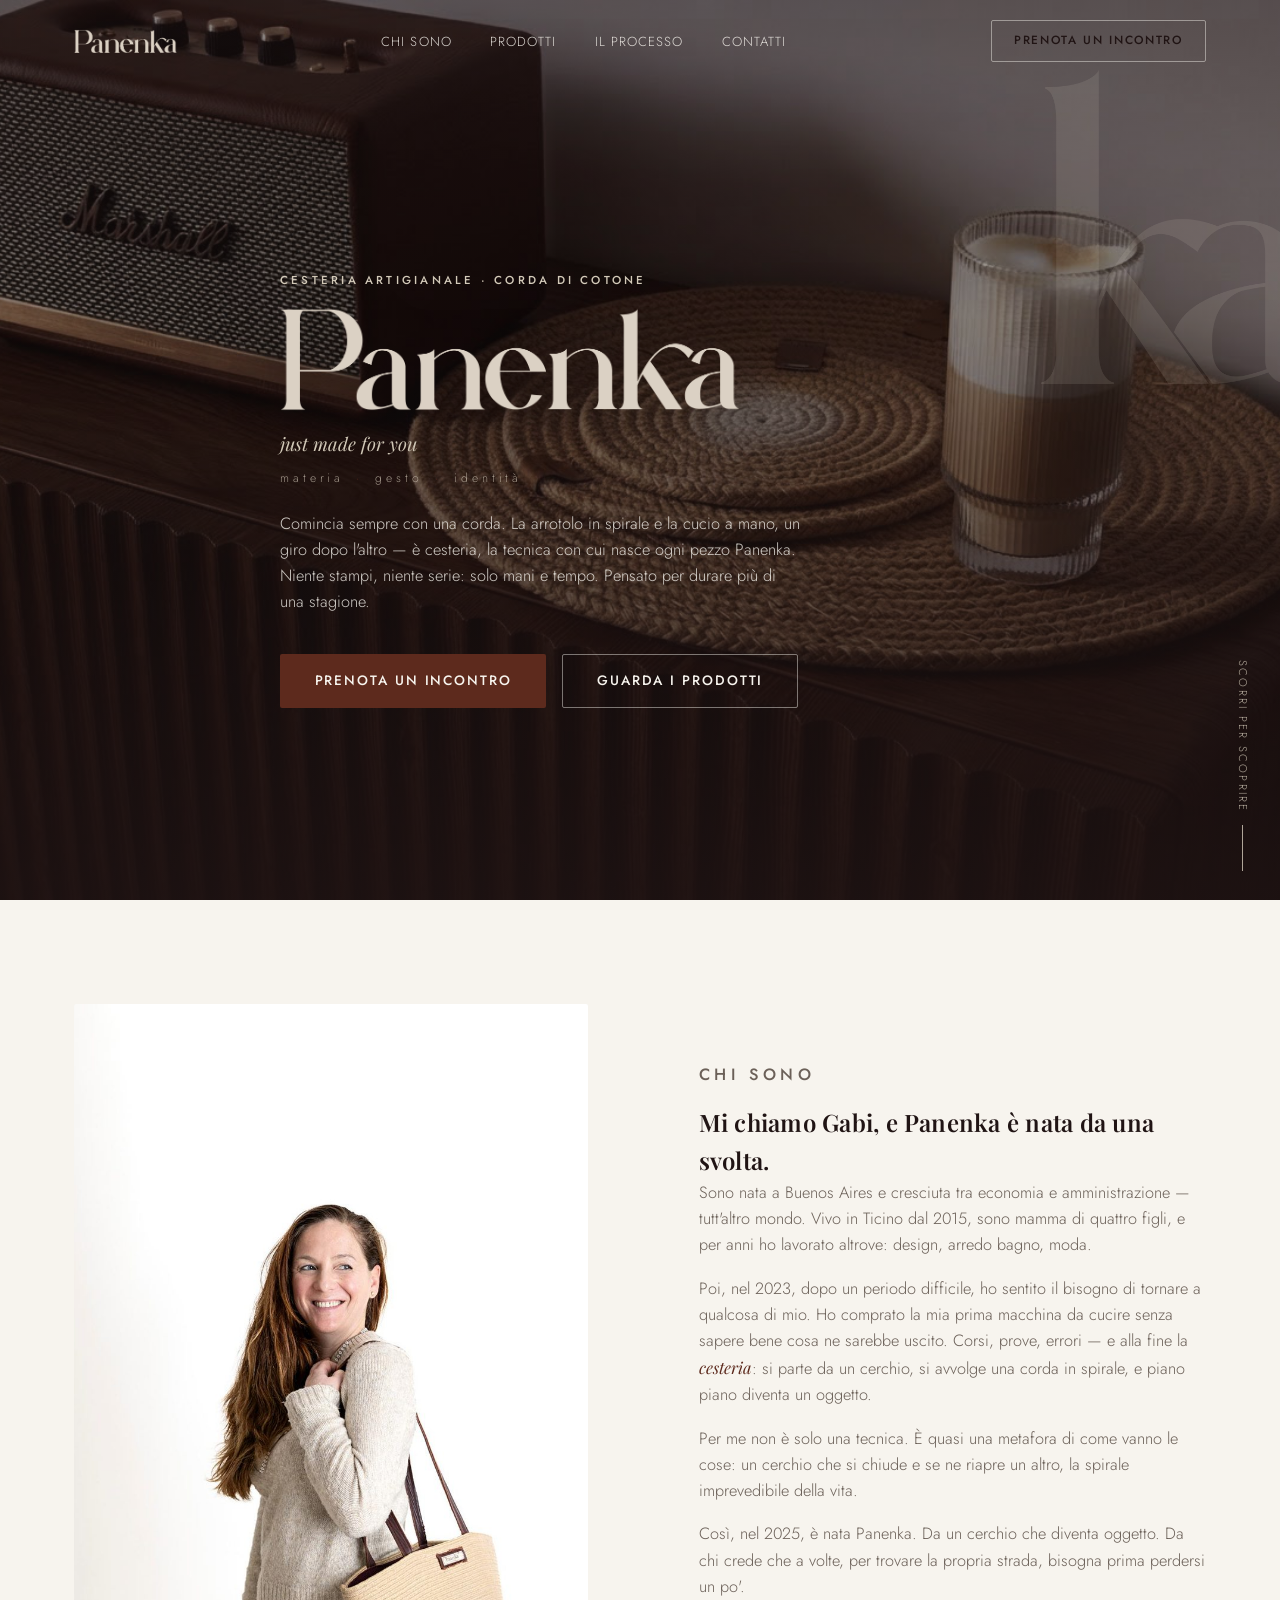
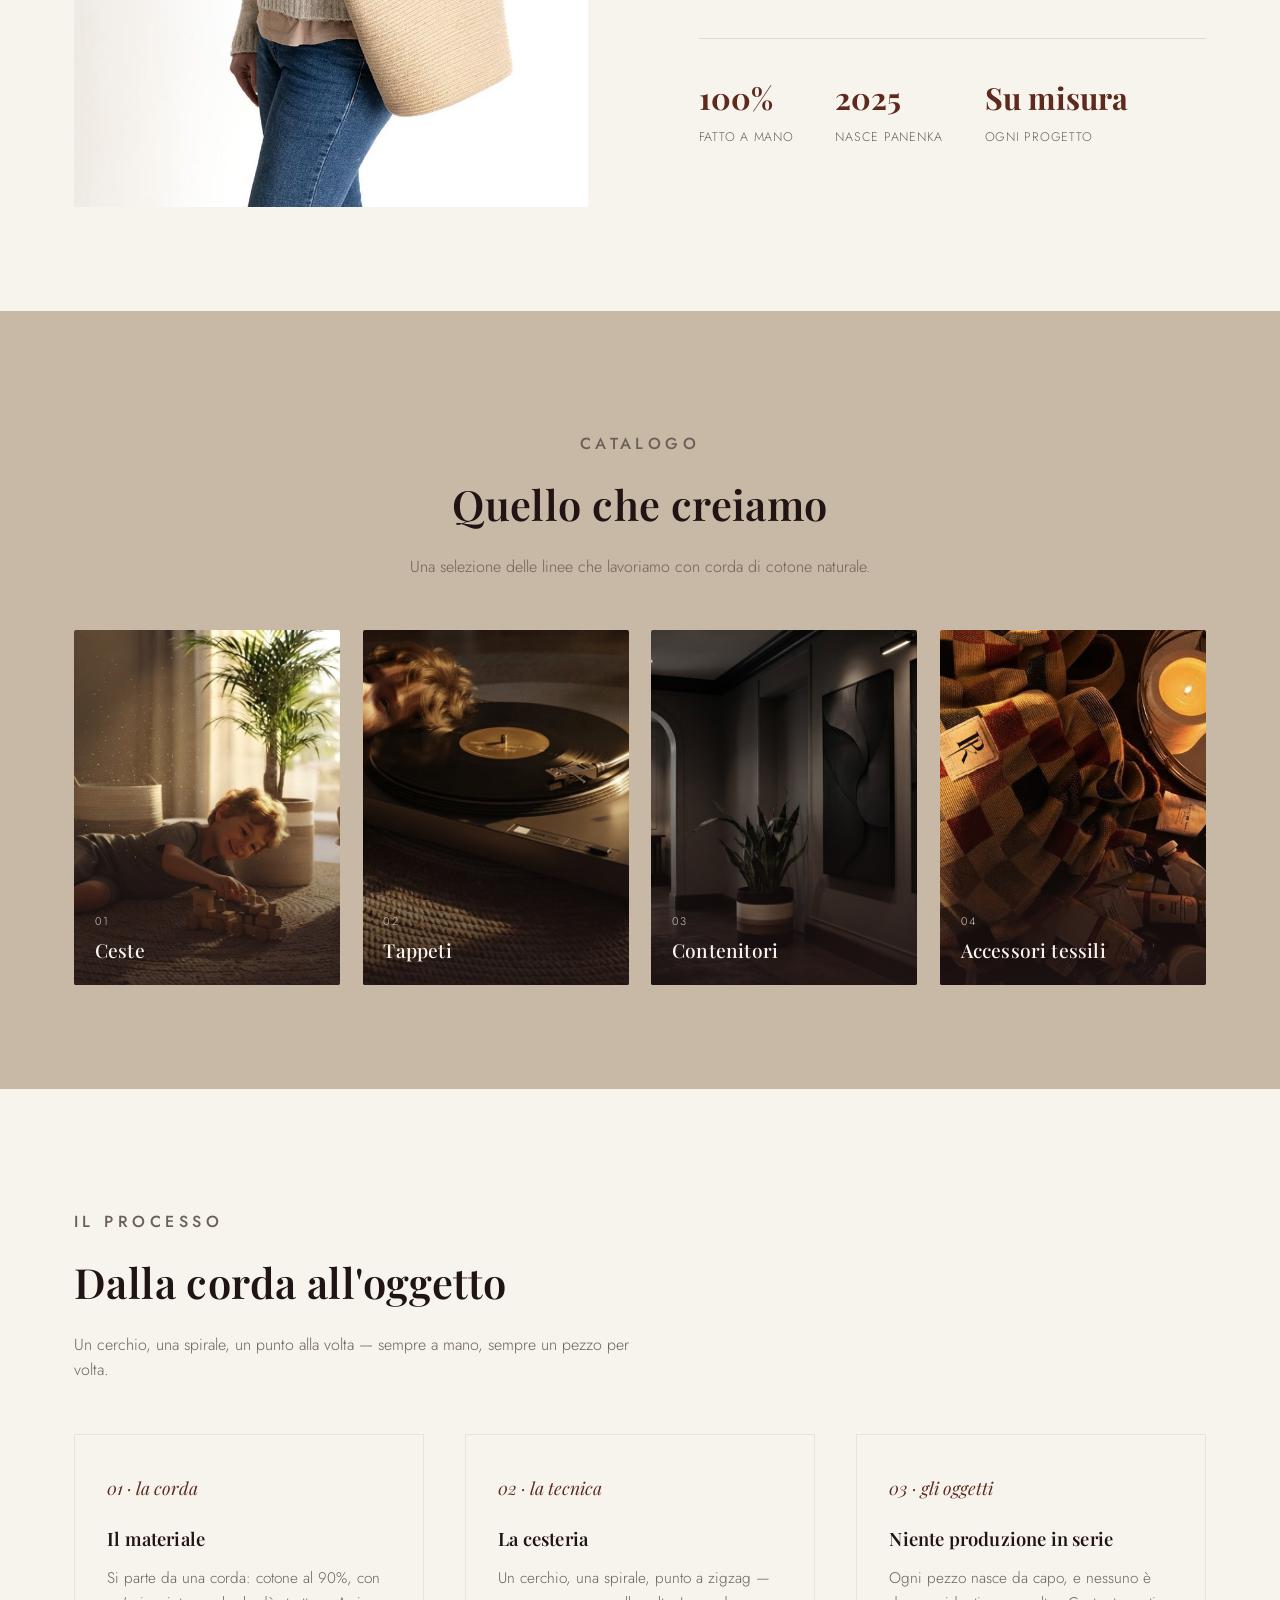
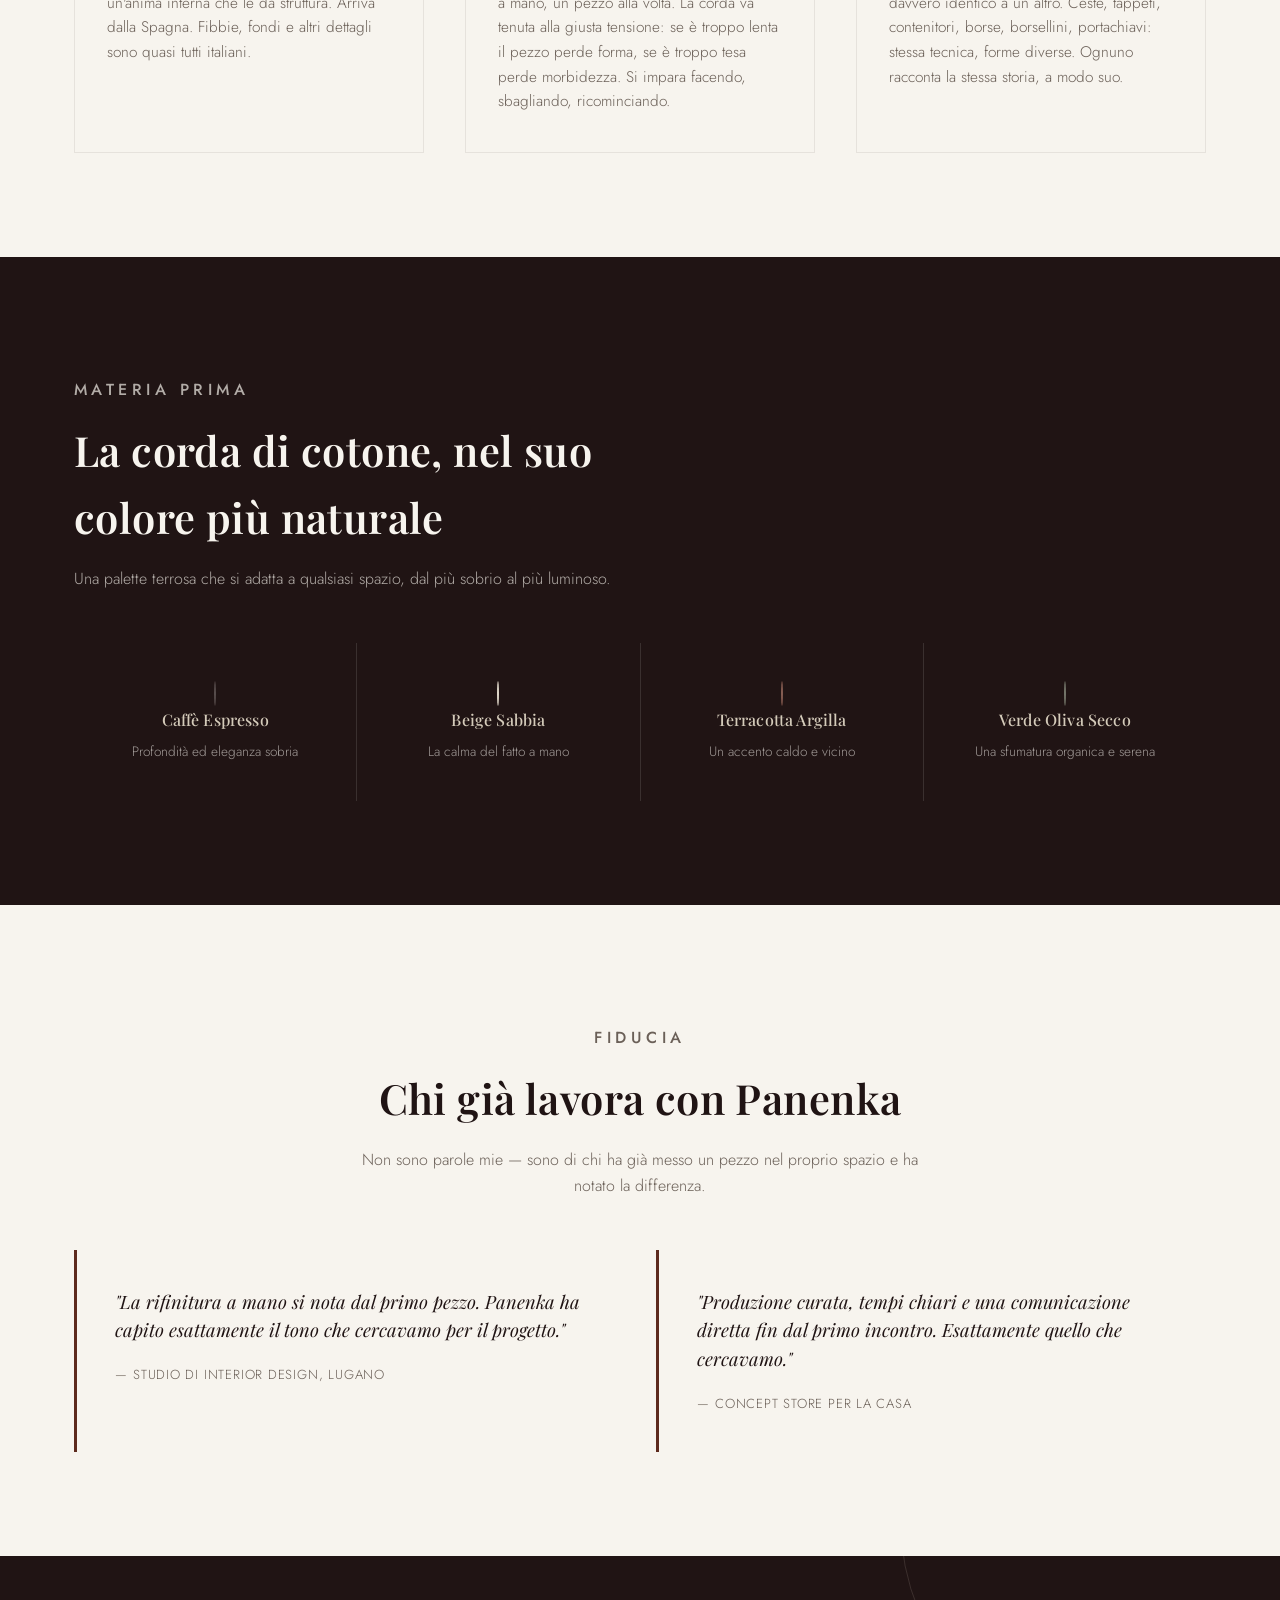
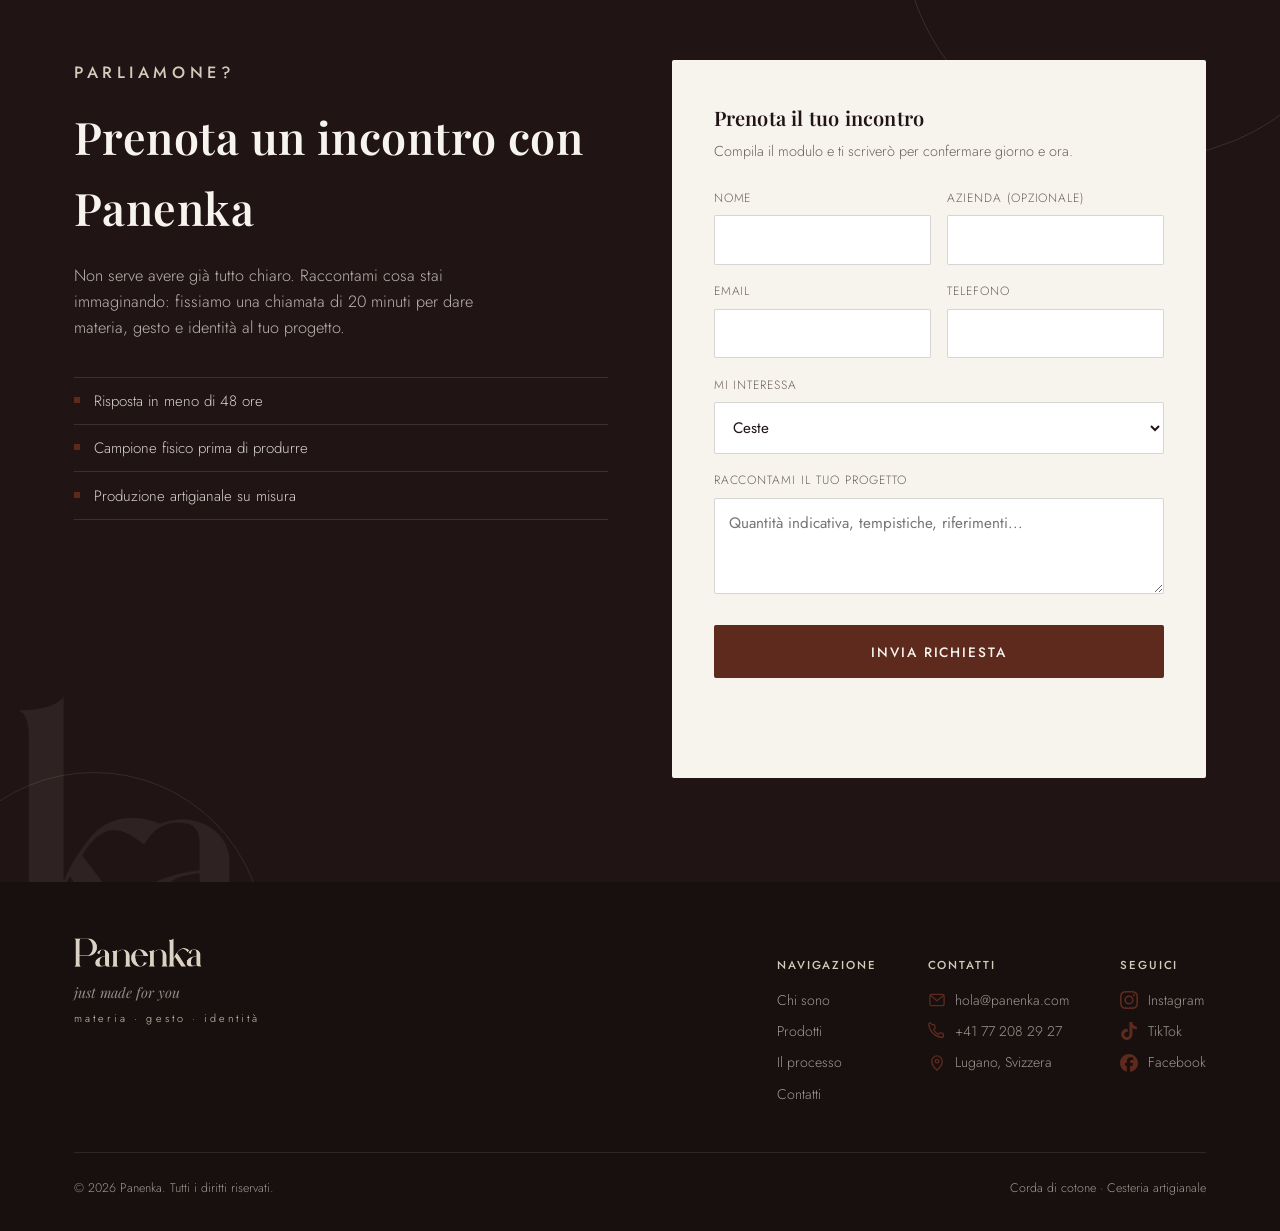
<file: panenka/index.html>
<!DOCTYPE html>
<html lang="it" class="no-js">
<head>
  <meta charset="UTF-8" />
  <meta name="viewport" content="width=device-width, initial-scale=1.0" />
  <title>Panenka — Cesteria artigianale in corda di cotone</title>
  <meta name="description" content="Panenka crea oggetti per la casa con la tecnica della cesteria: ceste, tappeti e contenitori in corda di cotone, fatti a mano da Gabi a Lugano. Prenota un incontro." />
  <link rel="icon" href="images/brand/marca-arena.png" type="image/png" />
  <link rel="stylesheet" href="css/style.css" />
  <script>document.documentElement.classList.replace("no-js","js");</script>
</head>
<body>

  <header class="site-header" id="siteHeader">
    <div class="container nav">
      <a href="#inicio" class="nav__brand">
        <img src="images/brand/wordmark-arena.png" alt="Panenka" class="nav__brand-mark" width="972" height="227" />
      </a>
      <button class="nav__toggle" id="navToggle" aria-label="Apri il menu" aria-expanded="false">☰</button>
      <ul class="nav__links" id="navLinks">
        <li><a href="#chi-sono">Chi sono</a></li>
        <li><a href="#prodotti">Prodotti</a></li>
        <li><a href="#processo">Il processo</a></li>
        <li><a href="#contatti">Contatti</a></li>
      </ul>
      <div class="nav__actions">
        <a href="#contatti" class="btn btn--outline nav__cta desktop-only">Prenota un incontro</a>
      </div>
    </div>
  </header>

  <main>
    <!-- HOME -->
    <section class="hero" id="inicio">
      <div class="hero__bg" style="background-image: url('images/hero-mesa-cuerda.jpg');"></div>
      <div class="hero__scrim"></div>
      <img src="images/brand/marca-arena.png" alt="" aria-hidden="true" class="hero__watermark" width="535" height="634" />
      <div class="container hero__content">
        <p class="eyebrow">Cesteria artigianale · Corda di cotone</p>
        <h1 class="hero__logo-wrap"><img src="images/brand/wordmark-arena.png" alt="Panenka" class="hero__logo" width="972" height="227" /></h1>
        <p class="hero__tagline">just made for you</p>
        <p class="hero__manifesto">materia <span>·</span> gesto <span>·</span> identità</p>
        <p class="hero__desc">Comincia sempre con una corda. La arrotolo in spirale e la cucio a mano, un giro dopo l'altro — è cesteria, la tecnica con cui nasce ogni pezzo Panenka. Niente stampi, niente serie: solo mani e tempo. Pensato per durare più di una stagione.</p>
        <div class="hero__actions">
          <a href="#contatti" class="btn btn--primary">Prenota un incontro</a>
          <a href="#prodotti" class="btn btn--outline">Guarda i prodotti</a>
        </div>
      </div>
      <div class="hero__scroll">Scorri per scoprire</div>
    </section>

    <!-- CHI SONO -->
    <section class="intro" id="chi-sono">
      <div class="container intro__grid">
        <div class="intro__media reveal">
          <img src="images/gabi-founder.jpg" alt="Gabi, la fondatrice di Panenka, con una borsa in corda di cotone fatta a mano" loading="lazy" width="900" height="1350" style="object-position: 50% 20%;" />
        </div>
        <div class="intro__copy reveal">
          <p class="eyebrow">Chi sono</p>
          <h2>Mi chiamo Gabi, e Panenka è nata da una svolta.</h2>
          <p>Sono nata a Buenos Aires e cresciuta tra economia e amministrazione — tutt'altro mondo. Vivo in Ticino dal 2015, sono mamma di quattro figli, e per anni ho lavorato altrove: design, arredo bagno, moda.</p>
          <p>Poi, nel 2023, dopo un periodo difficile, ho sentito il bisogno di tornare a qualcosa di mio. Ho comprato la mia prima macchina da cucire senza sapere bene cosa ne sarebbe uscito. Corsi, prove, errori — e alla fine la <em>cesteria</em>: si parte da un cerchio, si avvolge una corda in spirale, e piano piano diventa un oggetto.</p>
          <p>Per me non è solo una tecnica. È quasi una metafora di come vanno le cose: un cerchio che si chiude e se ne riapre un altro, la spirale imprevedibile della vita.</p>
          <p>Così, nel 2025, è nata Panenka. Da un cerchio che diventa oggetto. Da chi crede che a volte, per trovare la propria strada, bisogna prima perdersi un po'.</p>
          <div class="intro__stats">
            <div class="intro__stat">
              <b>100%</b>
              <span>Fatto a mano</span>
            </div>
            <div class="intro__stat">
              <b>2025</b>
              <span>Nasce Panenka</span>
            </div>
            <div class="intro__stat">
              <b>Su misura</b>
              <span>Ogni progetto</span>
            </div>
          </div>
        </div>
      </div>
    </section>

    <!-- PRODOTTI -->
    <section class="products" id="prodotti">
      <div class="container">
        <div class="section-heading center reveal">
          <p class="eyebrow">Catalogo</p>
          <h2>Quello che creiamo</h2>
          <p>Una selezione delle linee che lavoriamo con corda di cotone naturale.</p>
        </div>
        <div class="products-grid reveal">
          <a class="product-card" href="#contatti">
            <img src="images/cestas-salon.jpg" alt="Ceste in corda di cotone in un soggiorno luminoso" loading="lazy" width="1376" height="768" />
            <span class="product-card__label"><span class="index">01</span><h3>Ceste</h3></span>
          </a>
          <a class="product-card" href="#contatti">
            <img src="images/alfombra-cuerda.jpg" alt="Tappeto circolare intrecciato in corda di cotone" loading="lazy" width="1376" height="768" />
            <span class="product-card__label"><span class="index">02</span><h3>Tappeti</h3></span>
          </a>
          <a class="product-card" href="#contatti">
            <img src="images/recibidor-cuerda.jpg" alt="Contenitore in corda di cotone in un ingresso" loading="lazy" width="1376" height="768" />
            <span class="product-card__label"><span class="index">03</span><h3>Contenitori</h3></span>
          </a>
          <a class="product-card" href="#contatti">
            <img src="images/manta-cuadros.jpg" alt="Tessuti per la casa in tonalità calde" loading="lazy" width="973" height="543" />
            <span class="product-card__label"><span class="index">04</span><h3>Accessori tessili</h3></span>
          </a>
        </div>
      </div>
    </section>

    <!-- IL PROCESSO -->
    <section class="process" id="processo">
      <div class="container">
        <div class="section-heading reveal">
          <p class="eyebrow">Il processo</p>
          <h2>Dalla corda all'oggetto</h2>
          <p>Un cerchio, una spirale, un punto alla volta — sempre a mano, sempre un pezzo per volta.</p>
        </div>
        <div class="process-grid reveal">
          <div class="process-card">
            <span class="num">01 · la corda</span>
            <h3>Il materiale</h3>
            <p>Si parte da una corda: cotone al 90%, con un'anima interna che le dà struttura. Arriva dalla Spagna. Fibbie, fondi e altri dettagli sono quasi tutti italiani.</p>
          </div>
          <div class="process-card">
            <span class="num">02 · la tecnica</span>
            <h3>La cesteria</h3>
            <p>Un cerchio, una spirale, punto a zigzag — a mano, un pezzo alla volta. La corda va tenuta alla giusta tensione: se è troppo lenta il pezzo perde forma, se è troppo tesa perde morbidezza. Si impara facendo, sbagliando, ricominciando.</p>
          </div>
          <div class="process-card">
            <span class="num">03 · gli oggetti</span>
            <h3>Niente produzione in serie</h3>
            <p>Ogni pezzo nasce da capo, e nessuno è davvero identico a un altro. Ceste, tappeti, contenitori, borse, borsellini, portachiavi: stessa tecnica, forme diverse. Ognuno racconta la stessa storia, a modo suo.</p>
          </div>
        </div>
      </div>
    </section>

    <!-- MATERIALI / COLORI -->
    <section class="materials">
      <div class="container">
        <div class="section-heading reveal">
          <p class="eyebrow">Materia prima</p>
          <h2>La corda di cotone, nel suo colore più naturale</h2>
          <p>Una palette terrosa che si adatta a qualsiasi spazio, dal più sobrio al più luminoso.</p>
        </div>
        <div class="materials-grid reveal">
          <div class="material-swatch">
            <span class="dot" style="background:#201414;"></span>
            <h4>Caffè Espresso</h4>
            <p>Profondità ed eleganza sobria</p>
          </div>
          <div class="material-swatch">
            <span class="dot" style="background:#D4CBBA;"></span>
            <h4>Beige Sabbia</h4>
            <p>La calma del fatto a mano</p>
          </div>
          <div class="material-swatch">
            <span class="dot" style="background:#5D2A1D;"></span>
            <h4>Terracotta Argilla</h4>
            <p>Un accento caldo e vicino</p>
          </div>
          <div class="material-swatch">
            <span class="dot" style="background:#46493B;"></span>
            <h4>Verde Oliva Secco</h4>
            <p>Una sfumatura organica e serena</p>
          </div>
        </div>
      </div>
    </section>

    <!-- TESTIMONIANZE -->
    <section class="testimonials">
      <div class="container">
        <div class="section-heading center reveal">
          <p class="eyebrow">Fiducia</p>
          <h2>Chi già lavora con Panenka</h2>
          <p>Non sono parole mie — sono di chi ha già messo un pezzo nel proprio spazio e ha notato la differenza.</p>
        </div>
        <div class="testimonial-grid reveal">
          <div class="testimonial">
            <p>"La rifinitura a mano si nota dal primo pezzo. Panenka ha capito esattamente il tono che cercavamo per il progetto."</p>
            <cite>— Studio di interior design, Lugano</cite>
          </div>
          <div class="testimonial">
            <p>"Produzione curata, tempi chiari e una comunicazione diretta fin dal primo incontro. Esattamente quello che cercavamo."</p>
            <cite>— Concept store per la casa</cite>
          </div>
        </div>
      </div>
    </section>

    <!-- CTA / PRENOTA INCONTRO -->
    <section class="cta" id="contatti">
      <img src="images/brand/marca-arena.png" alt="" aria-hidden="true" class="cta__watermark" width="535" height="634" />
      <div class="container cta__grid">
        <div class="cta__intro reveal">
          <p class="eyebrow">Parliamone?</p>
          <h2>Prenota un incontro con Panenka</h2>
          <p>Non serve avere già tutto chiaro. Raccontami cosa stai immaginando: fissiamo una chiamata di 20 minuti per dare materia, gesto e identità al tuo progetto.</p>
          <ul class="cta__points">
            <li>Risposta in meno di 48 ore</li>
            <li>Campione fisico prima di produrre</li>
            <li>Produzione artigianale su misura</li>
          </ul>
        </div>

        <form class="cta__form reveal" id="meetingForm" novalidate>
          <h3>Prenota il tuo incontro</h3>
          <p>Compila il modulo e ti scriverò per confermare giorno e ora.</p>

          <div class="form-row">
            <div class="field">
              <label for="nombre">Nome</label>
              <input type="text" id="nombre" name="nombre" required autocomplete="name" />
            </div>
            <div class="field">
              <label for="empresa">Azienda (opzionale)</label>
              <input type="text" id="empresa" name="empresa" autocomplete="organization" />
            </div>
          </div>

          <div class="form-row">
            <div class="field">
              <label for="email">Email</label>
              <input type="email" id="email" name="email" required autocomplete="email" />
            </div>
            <div class="field">
              <label for="telefono">Telefono</label>
              <input type="tel" id="telefono" name="telefono" autocomplete="tel" />
            </div>
          </div>

          <div class="field">
            <label for="interes">Mi interessa</label>
            <select id="interes" name="interes">
              <option value="Ceste">Ceste</option>
              <option value="Tappeti">Tappeti</option>
              <option value="Contenitori">Contenitori</option>
              <option value="Accessori tessili">Accessori tessili</option>
              <option value="Progetto su misura">Progetto su misura</option>
            </select>
          </div>

          <div class="field">
            <label for="mensaje">Raccontami il tuo progetto</label>
            <textarea id="mensaje" name="mensaje" rows="3" placeholder="Quantità indicativa, tempistiche, riferimenti..."></textarea>
          </div>

          <button type="submit" class="btn btn--primary">Invia richiesta</button>
          <p class="form-status" id="formStatus" role="status"></p>
        </form>
      </div>
    </section>
  </main>

  <footer class="site-footer">
    <div class="container">
      <div class="footer-top">
        <div>
          <img src="images/brand/wordmark-arena.png" alt="Panenka" class="footer-brand-mark" width="972" height="227" />
          <p class="footer-brand-tag">just made for you<br /><span>materia · gesto · identità</span></p>
        </div>
        <div class="footer-links">
          <div>
            <h5>Navigazione</h5>
            <ul>
              <li><a href="#chi-sono">Chi sono</a></li>
              <li><a href="#prodotti">Prodotti</a></li>
              <li><a href="#processo">Il processo</a></li>
              <li><a href="#contatti">Contatti</a></li>
            </ul>
          </div>
          <div>
            <h5>Contatti</h5>
            <ul class="icon-list">
              <li>
                <a href="mailto:hola@panenka.com">
                  <span class="icon icon--mail" aria-hidden="true">
                    <svg viewBox="0 0 24 24" fill="none" stroke="currentColor" stroke-width="1.8" stroke-linecap="round" stroke-linejoin="round"><rect x="2.5" y="4.5" width="19" height="15" rx="2.5"/><path d="m3.5 6 8.5 7 8.5-7"/></svg>
                  </span>
                  hola@panenka.com
                </a>
              </li>
              <li>
                <a href="tel:+41772082927">
                  <span class="icon icon--phone" aria-hidden="true">
                    <svg viewBox="0 0 24 24" fill="none" stroke="currentColor" stroke-width="1.8" stroke-linecap="round" stroke-linejoin="round"><path d="M5.3 3.5h3.1l1.4 4.6-2.3 1.9a13.8 13.8 0 0 0 6.5 6.5l1.9-2.3 4.6 1.4v3.1c0 1.2-1.1 2.1-2.3 1.9-4.3-.6-8.4-2.6-11.5-5.7C3.6 11.8 1.6 7.7 1 3.4 0.8 2.2 1.7 1 3 1.1z"/></svg>
                  </span>
                  +41 77 208 29 27
                </a>
              </li>
              <li>
                <span class="icon icon--pin" aria-hidden="true">
                  <svg viewBox="0 0 24 24" fill="none" stroke="currentColor" stroke-width="1.8" stroke-linecap="round" stroke-linejoin="round"><path d="M12 21.5s7-6.3 7-12a7 7 0 1 0-14 0c0 5.7 7 12 7 12Z"/><circle cx="12" cy="9.5" r="2.4"/></svg>
                </span>
                Lugano, Svizzera
              </li>
            </ul>
          </div>
          <div>
            <h5>Seguici</h5>
            <ul class="icon-list">
              <li>
                <a href="https://www.instagram.com/panenka_concept/" target="_blank" rel="noopener">
                  <span class="icon icon--instagram" aria-hidden="true">
                    <svg viewBox="0 0 24 24" role="img"><path d="M7.0301.084c-1.2768.0602-2.1487.264-2.911.5634-.7888.3075-1.4575.72-2.1228 1.3877-.6652.6677-1.075 1.3368-1.3802 2.127-.2954.7638-.4956 1.6365-.552 2.914-.0564 1.2775-.0689 1.6882-.0626 4.947.0062 3.2586.0206 3.6671.0825 4.9473.061 1.2765.264 2.1482.5635 2.9107.308.7889.72 1.4573 1.388 2.1228.6679.6655 1.3365 1.0743 2.1285 1.38.7632.295 1.6361.4961 2.9134.552 1.2773.056 1.6884.069 4.9462.0627 3.2578-.0062 3.668-.0207 4.9478-.0814 1.28-.0607 2.147-.2652 2.9098-.5633.7889-.3086 1.4578-.72 2.1228-1.3881.665-.6682 1.0745-1.3378 1.3795-2.1284.2957-.7632.4966-1.636.552-2.9124.056-1.2809.0692-1.6898.063-4.948-.0063-3.2583-.021-3.6668-.0817-4.9465-.0607-1.2797-.264-2.1487-.5633-2.9117-.3084-.7889-.72-1.4568-1.3876-2.1228C21.2982 1.33 20.628.9208 19.8378.6165 19.074.321 18.2017.1197 16.9244.0645 15.6471.0093 15.236-.005 11.977.0014 8.718.0076 8.31.0215 7.0301.0839m.1402 21.6932c-1.17-.0509-1.8053-.2453-2.2287-.408-.5606-.216-.96-.4771-1.3819-.895-.422-.4178-.6811-.8186-.9-1.378-.1644-.4234-.3624-1.058-.4171-2.228-.0595-1.2645-.072-1.6442-.079-4.848-.007-3.2037.0053-3.583.0607-4.848.05-1.169.2456-1.805.408-2.2282.216-.5613.4762-.96.895-1.3816.4188-.4217.8184-.6814 1.3783-.9003.423-.1651 1.0575-.3614 2.227-.4171 1.2655-.06 1.6447-.072 4.848-.079 3.2033-.007 3.5835.005 4.8495.0608 1.169.0508 1.8053.2445 2.228.408.5608.216.96.4754 1.3816.895.4217.4194.6816.8176.9005 1.3787.1653.4217.3617 1.056.4169 2.2263.0602 1.2655.0739 1.645.0796 4.848.0058 3.203-.0055 3.5834-.061 4.848-.051 1.17-.245 1.8055-.408 2.2294-.216.5604-.4763.96-.8954 1.3814-.419.4215-.8181.6811-1.3783.9-.4224.1649-1.0577.3617-2.2262.4174-1.2656.0595-1.6448.072-4.8493.079-3.2045.007-3.5825-.006-4.848-.0608M16.953 5.5864A1.44 1.44 0 1 0 18.39 4.144a1.44 1.44 0 0 0-1.437 1.4424M5.8385 12.012c.0067 3.4032 2.7706 6.1557 6.173 6.1493 3.4026-.0065 6.157-2.7701 6.1506-6.1733-.0065-3.4032-2.771-6.1565-6.174-6.1498-3.403.0067-6.156 2.771-6.1496 6.1738M8 12.0077a4 4 0 1 1 4.008 3.9921A3.9996 3.9996 0 0 1 8 12.0077"/></svg>
                  </span>
                  Instagram
                </a>
              </li>
              <li>
                <a href="https://www.tiktok.com/@panenka.concept" target="_blank" rel="noopener">
                  <span class="icon icon--tiktok" aria-hidden="true">
                    <svg viewBox="0 0 24 24" role="img"><path d="M12.525.02c1.31-.02 2.61-.01 3.91-.02.08 1.53.63 3.09 1.75 4.17 1.12 1.11 2.7 1.62 4.24 1.79v4.03c-1.44-.05-2.89-.35-4.2-.97-.57-.26-1.1-.59-1.62-.93-.01 2.92.01 5.84-.02 8.75-.08 1.4-.54 2.79-1.35 3.94-1.31 1.92-3.58 3.17-5.91 3.21-1.43.08-2.86-.31-4.08-1.03-2.02-1.19-3.44-3.37-3.65-5.71-.02-.5-.03-1-.01-1.49.18-1.9 1.12-3.72 2.58-4.96 1.66-1.44 3.98-2.13 6.15-1.72.02 1.48-.04 2.96-.04 4.44-.99-.32-2.15-.23-3.02.37-.63.41-1.11 1.04-1.36 1.75-.21.51-.15 1.07-.14 1.61.24 1.64 1.82 3.02 3.5 2.87 1.12-.01 2.19-.66 2.77-1.61.19-.33.4-.67.41-1.06.1-1.79.06-3.57.07-5.36.01-4.03-.01-8.05.02-12.07z"/></svg>
                  </span>
                  TikTok
                </a>
              </li>
              <li>
                <a href="https://www.facebook.com/profile.php?id=61557667092302&locale=it_IT" target="_blank" rel="noopener">
                  <span class="icon icon--facebook" aria-hidden="true">
                    <svg viewBox="0 0 24 24" role="img"><path d="M9.101 23.691v-7.98H6.627v-3.667h2.474v-1.58c0-4.085 1.848-5.978 5.858-5.978.401 0 .955.042 1.468.103a8.68 8.68 0 0 1 1.141.195v3.325a8.623 8.623 0 0 0-.653-.036 26.805 26.805 0 0 0-.733-.009c-.707 0-1.259.096-1.675.309a1.686 1.686 0 0 0-.679.622c-.258.42-.374.995-.374 1.752v1.297h3.919l-.386 2.103-.287 1.564h-3.246v8.245C19.396 23.238 24 18.179 24 12.044c0-6.627-5.373-12-12-12s-12 5.373-12 12c0 5.628 3.874 10.35 9.101 11.647Z"/></svg>
                  </span>
                  Facebook
                </a>
              </li>
            </ul>
          </div>
        </div>
      </div>
      <div class="footer-bottom">
        <p>&copy; 2026 Panenka. Tutti i diritti riservati.</p>
        <p>Corda di cotone · Cesteria artigianale</p>
      </div>
    </div>
  </footer>

  <script src="js/main.js"></script>
</body>
</html>
</file>
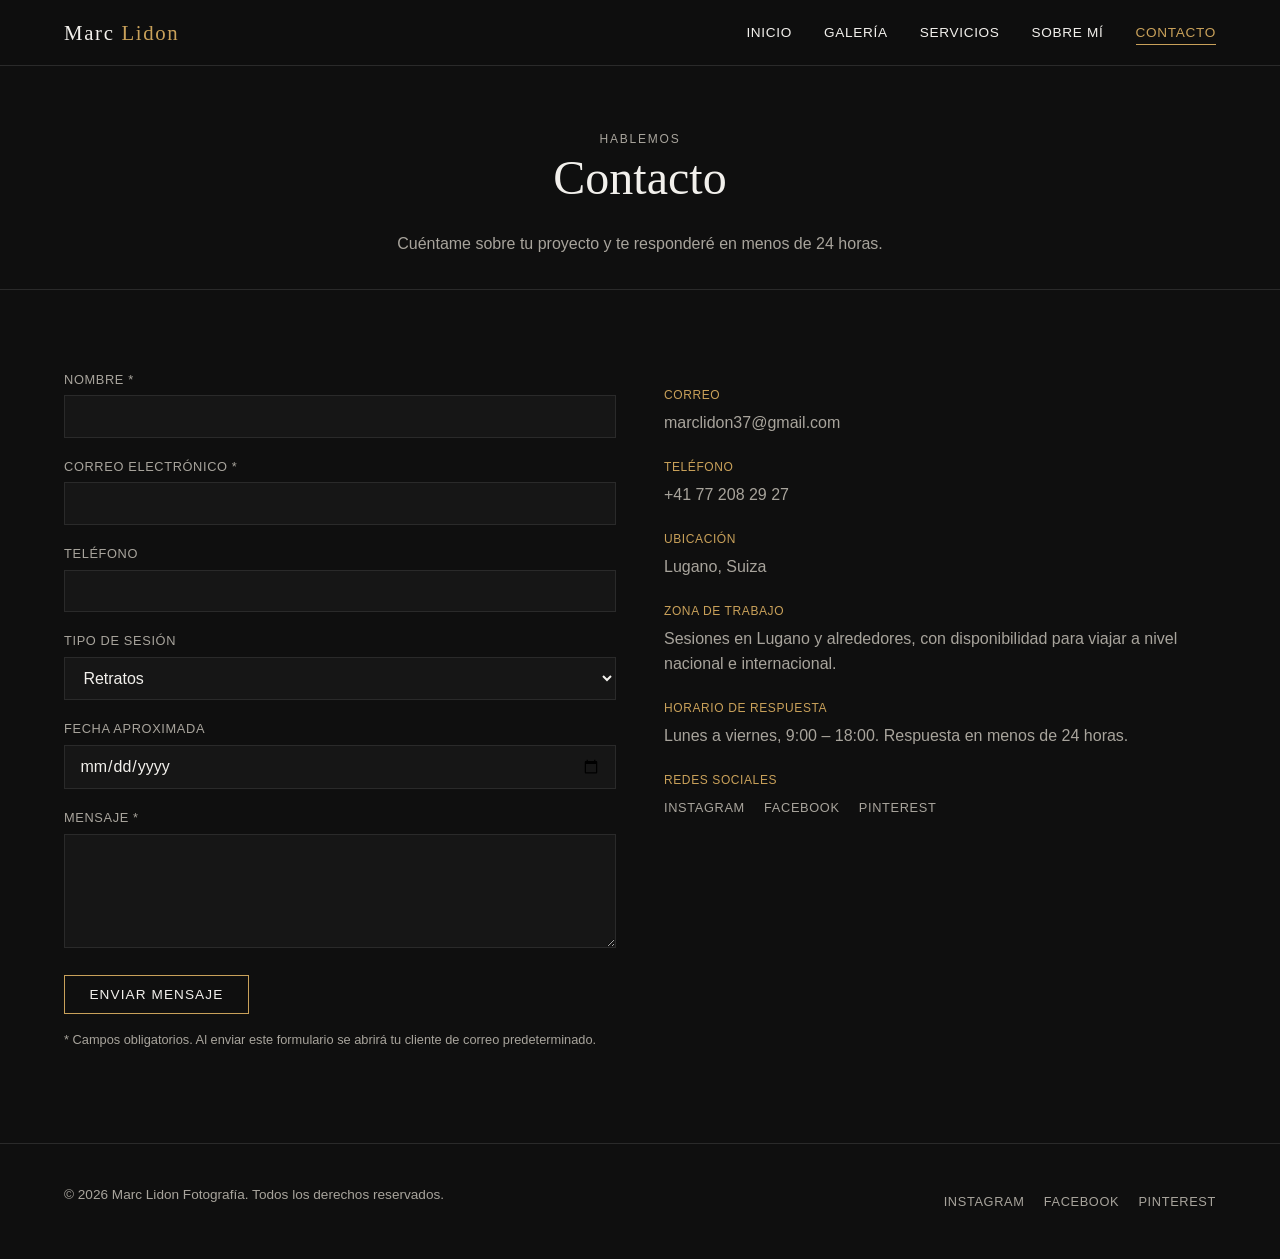
<file: contacto.html>
<!DOCTYPE html>
<html lang="es" class="no-js">
<head>
  <meta charset="UTF-8" />
  <meta name="viewport" content="width=device-width, initial-scale=1.0" />
  <title>Contacto — Marc Lidon Fotografía</title>
  <meta name="description" content="Ponte en contacto para reservar tu sesión de fotos de boda, retrato o evento en Lugano." />
  <link rel="icon" href="images/placeholder-6.svg" type="image/svg+xml" />
  <link rel="stylesheet" href="css/style.css" />
  <script>document.documentElement.classList.replace("no-js","js");</script>
</head>
<body>
  <header class="site-header">
    <nav class="nav">
      <a href="index.html" class="nav__brand">Marc <span>Lidon</span></a>
      <button class="nav__toggle" aria-label="Abrir menú" aria-expanded="false">☰</button>
      <ul class="nav__links">
        <li><a href="index.html">Inicio</a></li>
        <li><a href="galeria.html">Galería</a></li>
        <li><a href="servicios.html">Servicios</a></li>
        <li><a href="sobre-mi.html">Sobre mí</a></li>
        <li><a href="contacto.html" aria-current="page">Contacto</a></li>
      </ul>
    </nav>
  </header>

  <main>
    <header class="page-header">
      <div class="container">
        <p class="eyebrow">Hablemos</p>
        <h1>Contacto</h1>
        <p>Cuéntame sobre tu proyecto y te responderé en menos de 24 horas.</p>
      </div>
    </header>

    <section>
      <div class="container contact-grid">
        <form class="contact-form" novalidate>
          <div class="form-field">
            <label for="nombre">Nombre *</label>
            <input type="text" id="nombre" name="nombre" required />
          </div>
          <div class="form-field">
            <label for="email">Correo electrónico *</label>
            <input type="email" id="email" name="email" required />
          </div>
          <div class="form-field">
            <label for="telefono">Teléfono</label>
            <input type="tel" id="telefono" name="telefono" />
          </div>
          <div class="form-field">
            <label for="servicio">Tipo de sesión</label>
            <select id="servicio" name="servicio">
              <option value="retratos">Retratos</option>
              <option value="bodas">Bodas</option>
              <option value="eventos">Eventos</option>
              <option value="otro">Otro</option>
            </select>
          </div>
          <div class="form-field">
            <label for="fecha">Fecha aproximada</label>
            <input type="date" id="fecha" name="fecha" />
          </div>
          <div class="form-field">
            <label for="mensaje">Mensaje *</label>
            <textarea id="mensaje" name="mensaje" rows="5" required></textarea>
          </div>
          <button type="submit" class="btn">Enviar mensaje</button>
          <p class="form-status" role="status" aria-live="polite"></p>
          <p class="form-note">* Campos obligatorios. Al enviar este formulario se abrirá tu cliente de correo predeterminado.</p>
        </form>

        <div class="contact-info">
          <dl>
            <dt>Correo</dt>
            <dd><a href="mailto:marclidon37@gmail.com">marclidon37@gmail.com</a></dd>
            <dt>Teléfono</dt>
            <dd><a href="tel:+41772082927">+41 77 208 29 27</a></dd>
            <dt>Ubicación</dt>
            <dd>Lugano, Suiza</dd>
            <dt>Zona de trabajo</dt>
            <dd>Sesiones en Lugano y alrededores, con disponibilidad para viajar a nivel nacional e internacional.</dd>
            <dt>Horario de respuesta</dt>
            <dd>Lunes a viernes, 9:00 – 18:00. Respuesta en menos de 24 horas.</dd>
            <dt>Redes sociales</dt>
            <dd>
              <ul class="footer-social" style="margin-top: 0.5rem;">
                <li><a href="#" target="_blank" rel="noopener">Instagram</a></li>
                <li><a href="#" target="_blank" rel="noopener">Facebook</a></li>
                <li><a href="#" target="_blank" rel="noopener">Pinterest</a></li>
              </ul>
            </dd>
          </dl>
        </div>
      </div>
    </section>
  </main>

  <footer class="site-footer">
    <div class="container footer-grid">
      <p>&copy; 2026 Marc Lidon Fotografía. Todos los derechos reservados.</p>
      <ul class="footer-social">
        <li><a href="#" target="_blank" rel="noopener">Instagram</a></li>
        <li><a href="#" target="_blank" rel="noopener">Facebook</a></li>
        <li><a href="#" target="_blank" rel="noopener">Pinterest</a></li>
      </ul>
    </div>
  </footer>

  <script src="js/main.js"></script>
</body>
</html>
</file>
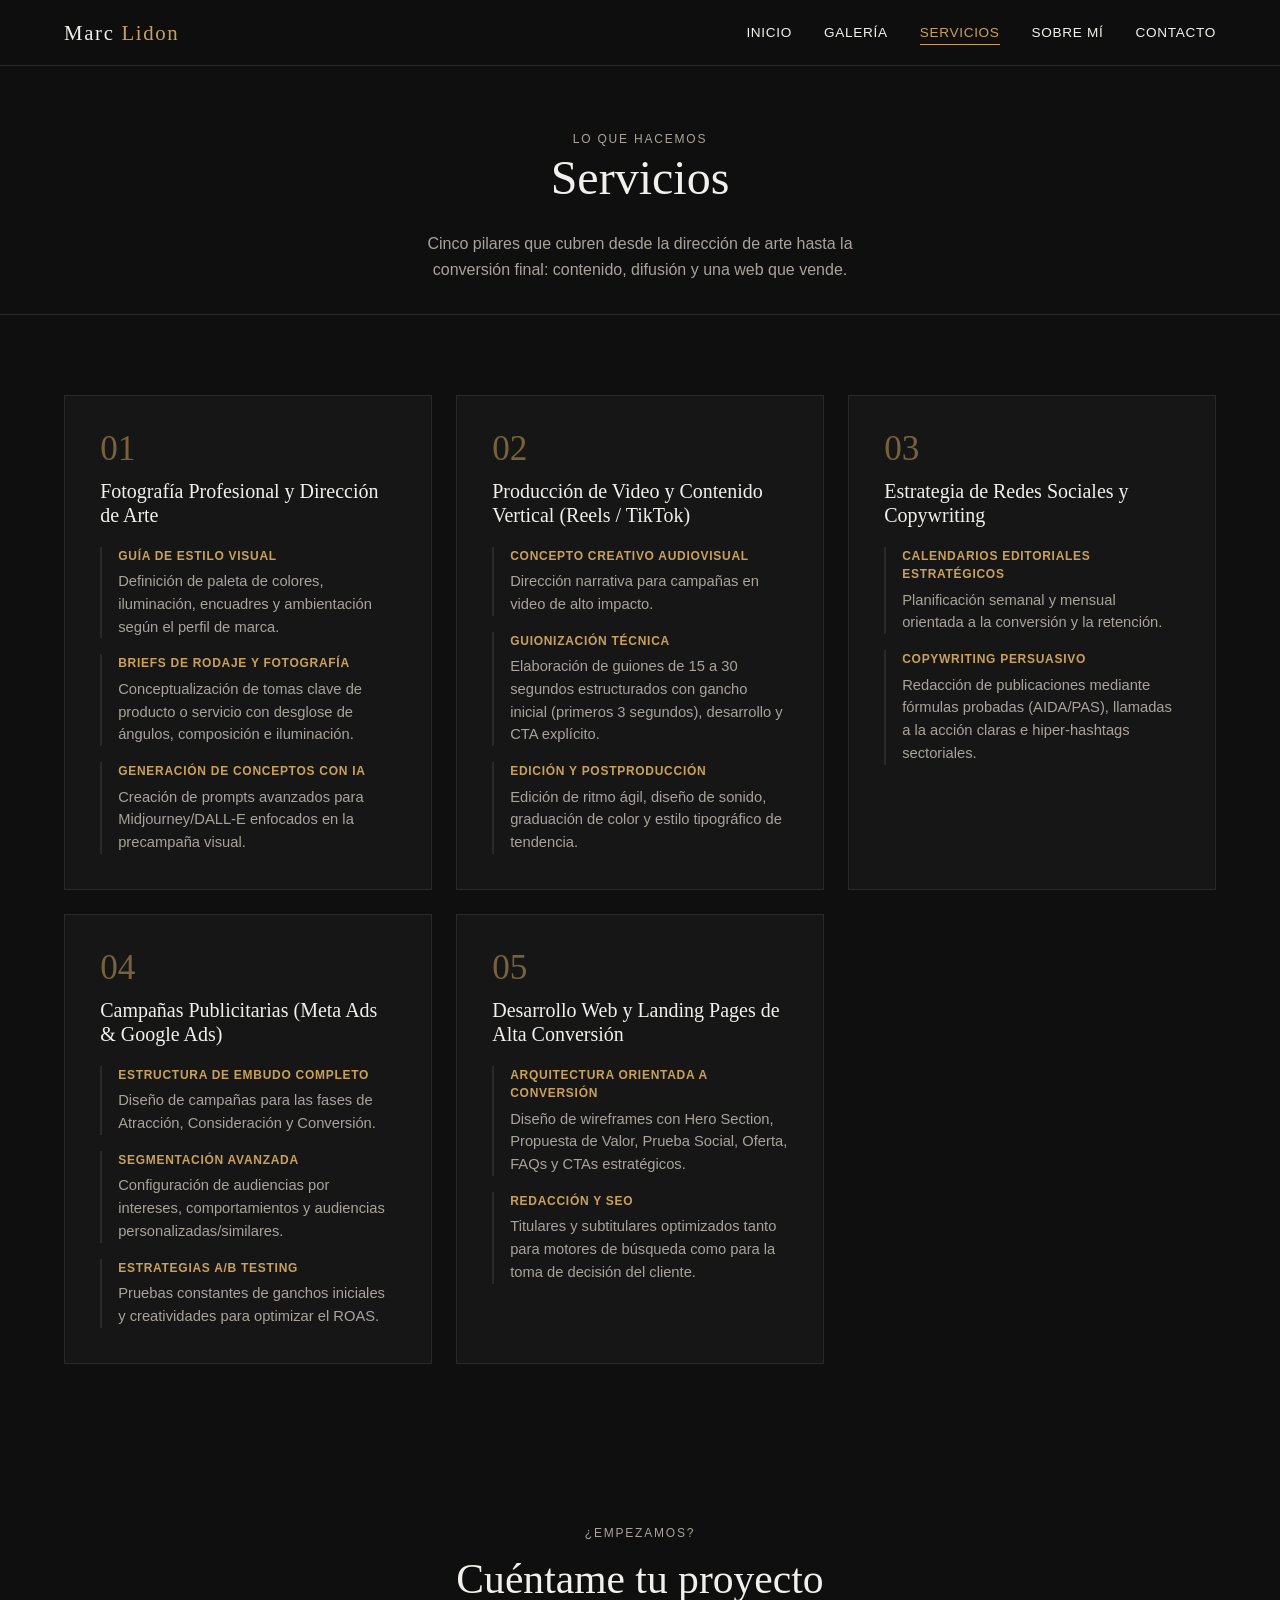
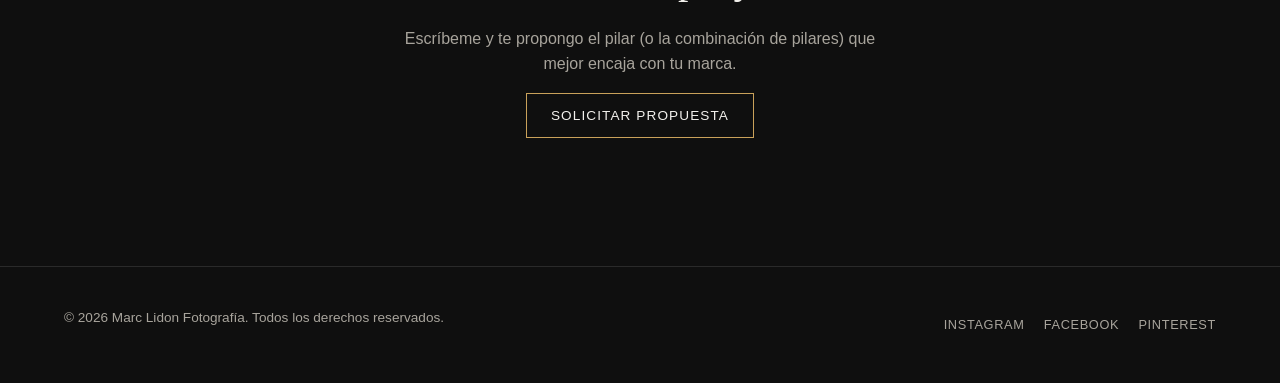
<file: servicios.html>
<!DOCTYPE html>
<html lang="es" class="no-js">
<head>
  <meta charset="UTF-8" />
  <meta name="viewport" content="width=device-width, initial-scale=1.0" />
  <title>Servicios — Marc Lidon Fotografía</title>
  <meta name="description" content="Fotografía y dirección de arte, video vertical, redes sociales, campañas publicitarias y desarrollo web con Marc Lidon, Lugano." />
  <link rel="icon" href="images/placeholder-6.svg" type="image/svg+xml" />
  <link rel="stylesheet" href="css/style.css" />
  <script>document.documentElement.classList.replace("no-js","js");</script>
</head>
<body>
  <header class="site-header">
    <nav class="nav">
      <a href="index.html" class="nav__brand">Marc <span>Lidon</span></a>
      <button class="nav__toggle" aria-label="Abrir menú" aria-expanded="false">☰</button>
      <ul class="nav__links">
        <li><a href="index.html">Inicio</a></li>
        <li><a href="galeria.html">Galería</a></li>
        <li><a href="servicios.html" aria-current="page">Servicios</a></li>
        <li><a href="sobre-mi.html">Sobre mí</a></li>
        <li><a href="contacto.html">Contacto</a></li>
      </ul>
    </nav>
  </header>

  <main>
    <header class="page-header">
      <div class="container">
        <p class="eyebrow">Lo que hacemos</p>
        <h1>Servicios</h1>
        <p>Cinco pilares que cubren desde la dirección de arte hasta la conversión final: contenido, difusión y una web que vende.</p>
      </div>
    </header>

    <section>
      <div class="container">
        <div class="pillars-grid">
          <div class="pillar-card">
            <div class="pillar-card__index">01</div>
            <h3>Fotografía Profesional y Dirección de Arte</h3>
            <ul class="pillar-list">
              <li><strong>Guía de estilo visual</strong>Definición de paleta de colores, iluminación, encuadres y ambientación según el perfil de marca.</li>
              <li><strong>Briefs de rodaje y fotografía</strong>Conceptualización de tomas clave de producto o servicio con desglose de ángulos, composición e iluminación.</li>
              <li><strong>Generación de conceptos con IA</strong>Creación de prompts avanzados para Midjourney/DALL-E enfocados en la precampaña visual.</li>
            </ul>
          </div>
          <div class="pillar-card">
            <div class="pillar-card__index">02</div>
            <h3>Producción de Video y Contenido Vertical (Reels / TikTok)</h3>
            <ul class="pillar-list">
              <li><strong>Concepto creativo audiovisual</strong>Dirección narrativa para campañas en video de alto impacto.</li>
              <li><strong>Guionización técnica</strong>Elaboración de guiones de 15 a 30 segundos estructurados con gancho inicial (primeros 3 segundos), desarrollo y CTA explícito.</li>
              <li><strong>Edición y postproducción</strong>Edición de ritmo ágil, diseño de sonido, graduación de color y estilo tipográfico de tendencia.</li>
            </ul>
          </div>
          <div class="pillar-card">
            <div class="pillar-card__index">03</div>
            <h3>Estrategia de Redes Sociales y Copywriting</h3>
            <ul class="pillar-list">
              <li><strong>Calendarios editoriales estratégicos</strong>Planificación semanal y mensual orientada a la conversión y la retención.</li>
              <li><strong>Copywriting persuasivo</strong>Redacción de publicaciones mediante fórmulas probadas (AIDA/PAS), llamadas a la acción claras e hiper-hashtags sectoriales.</li>
            </ul>
          </div>
          <div class="pillar-card">
            <div class="pillar-card__index">04</div>
            <h3>Campañas Publicitarias (Meta Ads &amp; Google Ads)</h3>
            <ul class="pillar-list">
              <li><strong>Estructura de embudo completo</strong>Diseño de campañas para las fases de Atracción, Consideración y Conversión.</li>
              <li><strong>Segmentación avanzada</strong>Configuración de audiencias por intereses, comportamientos y audiencias personalizadas/similares.</li>
              <li><strong>Estrategias A/B testing</strong>Pruebas constantes de ganchos iniciales y creatividades para optimizar el ROAS.</li>
            </ul>
          </div>
          <div class="pillar-card">
            <div class="pillar-card__index">05</div>
            <h3>Desarrollo Web y Landing Pages de Alta Conversión</h3>
            <ul class="pillar-list">
              <li><strong>Arquitectura orientada a conversión</strong>Diseño de wireframes con Hero Section, Propuesta de Valor, Prueba Social, Oferta, FAQs y CTAs estratégicos.</li>
              <li><strong>Redacción y SEO</strong>Titulares y subtitulares optimizados tanto para motores de búsqueda como para la toma de decisión del cliente.</li>
            </ul>
          </div>
        </div>
      </div>
    </section>

    <section class="cta">
      <div class="container section-heading">
        <p class="eyebrow">¿Empezamos?</p>
        <h2>Cuéntame tu proyecto</h2>
        <p>Escríbeme y te propongo el pilar (o la combinación de pilares) que mejor encaja con tu marca.</p>
        <a href="contacto.html" class="btn">Solicitar propuesta</a>
      </div>
    </section>
  </main>

  <footer class="site-footer">
    <div class="container footer-grid">
      <p>&copy; 2026 Marc Lidon Fotografía. Todos los derechos reservados.</p>
      <ul class="footer-social">
        <li><a href="#" target="_blank" rel="noopener">Instagram</a></li>
        <li><a href="#" target="_blank" rel="noopener">Facebook</a></li>
        <li><a href="#" target="_blank" rel="noopener">Pinterest</a></li>
      </ul>
    </div>
  </footer>

  <script src="js/main.js"></script>
</body>
</html>
</file>
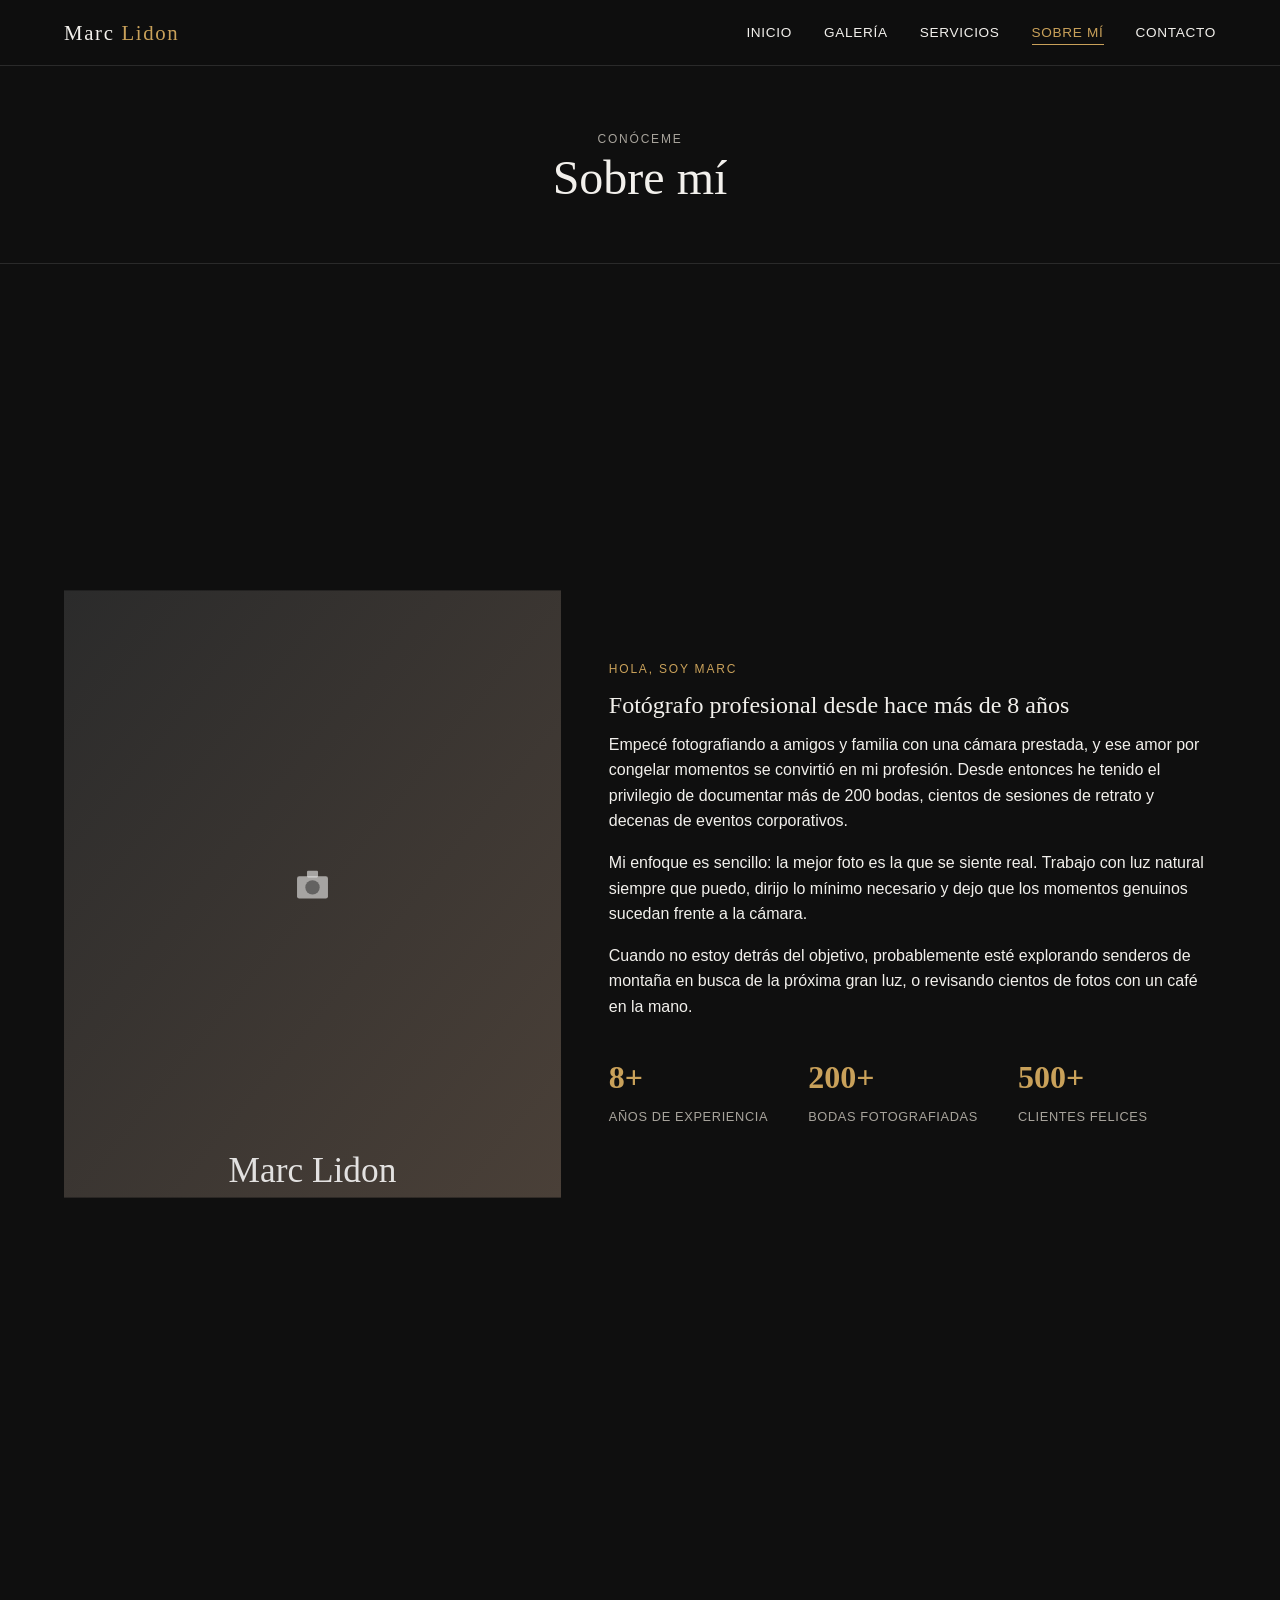
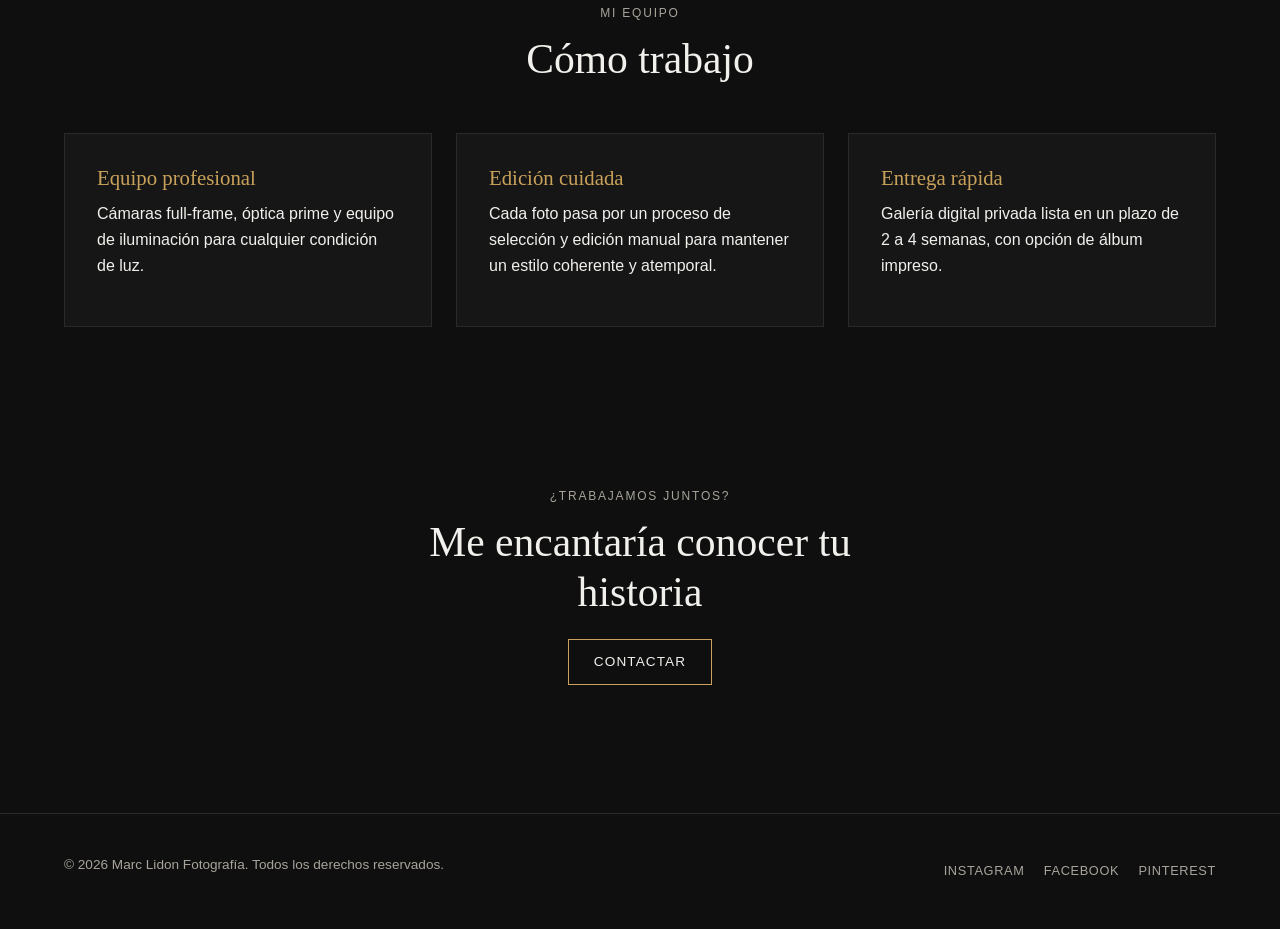
<file: sobre-mi.html>
<!DOCTYPE html>
<html lang="es" class="no-js">
<head>
  <meta charset="UTF-8" />
  <meta name="viewport" content="width=device-width, initial-scale=1.0" />
  <title>Sobre mí — Marc Lidon Fotografía</title>
  <meta name="description" content="Conoce la historia, el estilo y el enfoque detrás de Marc Lidon Fotografía, con sede en Lugano." />
  <link rel="icon" href="images/placeholder-6.svg" type="image/svg+xml" />
  <link rel="stylesheet" href="css/style.css" />
  <script>document.documentElement.classList.replace("no-js","js");</script>
</head>
<body>
  <header class="site-header">
    <nav class="nav">
      <a href="index.html" class="nav__brand">Marc <span>Lidon</span></a>
      <button class="nav__toggle" aria-label="Abrir menú" aria-expanded="false">☰</button>
      <ul class="nav__links">
        <li><a href="index.html">Inicio</a></li>
        <li><a href="galeria.html">Galería</a></li>
        <li><a href="servicios.html">Servicios</a></li>
        <li><a href="sobre-mi.html" aria-current="page">Sobre mí</a></li>
        <li><a href="contacto.html">Contacto</a></li>
      </ul>
    </nav>
  </header>

  <main>
    <header class="page-header">
      <div class="container">
        <p class="eyebrow">Conóceme</p>
        <h1>Sobre mí</h1>
      </div>
    </header>

    <section>
      <div class="container about-grid">
        <img src="images/about.svg" alt="Retrato de Marc Lidon" loading="lazy" width="900" height="1100" />
        <div>
          <p class="eyebrow">Hola, soy Marc</p>
          <h2>Fotógrafo profesional desde hace más de 8 años</h2>
          <p>Empecé fotografiando a amigos y familia con una cámara prestada, y ese amor por congelar momentos se convirtió en mi profesión. Desde entonces he tenido el privilegio de documentar más de 200 bodas, cientos de sesiones de retrato y decenas de eventos corporativos.</p>
          <p>Mi enfoque es sencillo: la mejor foto es la que se siente real. Trabajo con luz natural siempre que puedo, dirijo lo mínimo necesario y dejo que los momentos genuinos sucedan frente a la cámara.</p>
          <p>Cuando no estoy detrás del objetivo, probablemente esté explorando senderos de montaña en busca de la próxima gran luz, o revisando cientos de fotos con un café en la mano.</p>
          <div class="stats">
            <div class="stats__item">
              <strong>8+</strong>
              <span>Años de experiencia</span>
            </div>
            <div class="stats__item">
              <strong>200+</strong>
              <span>Bodas fotografiadas</span>
            </div>
            <div class="stats__item">
              <strong>500+</strong>
              <span>Clientes felices</span>
            </div>
          </div>
        </div>
      </div>
    </section>

    <section class="services">
      <div class="container">
        <div class="section-heading">
          <p class="eyebrow">Mi equipo</p>
          <h2>Cómo trabajo</h2>
        </div>
        <div class="services-grid">
          <div class="service-card">
            <h3>Equipo profesional</h3>
            <p>Cámaras full-frame, óptica prime y equipo de iluminación para cualquier condición de luz.</p>
          </div>
          <div class="service-card">
            <h3>Edición cuidada</h3>
            <p>Cada foto pasa por un proceso de selección y edición manual para mantener un estilo coherente y atemporal.</p>
          </div>
          <div class="service-card">
            <h3>Entrega rápida</h3>
            <p>Galería digital privada lista en un plazo de 2 a 4 semanas, con opción de álbum impreso.</p>
          </div>
        </div>
      </div>
    </section>

    <section class="cta">
      <div class="container section-heading">
        <p class="eyebrow">¿Trabajamos juntos?</p>
        <h2>Me encantaría conocer tu historia</h2>
        <a href="contacto.html" class="btn">Contactar</a>
      </div>
    </section>
  </main>

  <footer class="site-footer">
    <div class="container footer-grid">
      <p>&copy; 2026 Marc Lidon Fotografía. Todos los derechos reservados.</p>
      <ul class="footer-social">
        <li><a href="#" target="_blank" rel="noopener">Instagram</a></li>
        <li><a href="#" target="_blank" rel="noopener">Facebook</a></li>
        <li><a href="#" target="_blank" rel="noopener">Pinterest</a></li>
      </ul>
    </div>
  </footer>

  <script src="js/main.js"></script>
</body>
</html>
</file>
<file: panenka/css/style.css>
/* ==========================================================================
   Panenka — Landing page
   Paleta (Pantone exacto, doc. de rebranding):
     --espresso   #201414  (Pantone — cuerda de lana)
     --arena      #D4CBBA  (Pantone — piedra clara)
   Variantes corporativas cercanas: #2D1E18 / #C8B9A6
   Complementarios: marfil #F7F4EE · terracota #5D2A1D · oliva #46493B · gris piedra #9FA0A8
   ========================================================================== */

@import url('https://fonts.googleapis.com/css2?family=Playfair+Display:ital,wght@0,500;0,600;0,700;1,500&family=Jost:wght@300;400;500;600&display=swap');

:root {
  --espresso: #201414;
  --espresso-soft: #2D1E18;
  --arena: #D4CBBA;
  --arena-soft: #C8B9A6;
  --marfil: #F7F4EE;
  --terracota: #5D2A1D;
  --oliva: #46493B;
  --piedra: #9FA0A8;

  --text-dark: #201414;
  --text-muted: #6b6058;
  --bg: var(--marfil);

  --font-display: 'Playfair Display', Georgia, serif;
  --font-body: 'Jost', 'Segoe UI', sans-serif;

  --container: 1180px;
  --radius: 2px;
}

* { box-sizing: border-box; }

html { scroll-behavior: smooth; }

body {
  margin: 0;
  background: var(--bg);
  color: var(--text-dark);
  font-family: var(--font-body);
  font-weight: 300;
  line-height: 1.6;
  -webkit-font-smoothing: antialiased;
}

img { max-width: 100%; display: block; }

.container {
  max-width: var(--container);
  margin: 0 auto;
  padding: 0 1.5rem;
}

a { color: inherit; text-decoration: none; }

h1, h2, h3, h4 {
  font-family: var(--font-display);
  font-weight: 600;
  margin: 0;
  letter-spacing: 0.01em;
}

p { margin: 0; }

.eyebrow {
  font-family: var(--font-body);
  font-size: 0.72rem;
  letter-spacing: 0.28em;
  text-transform: uppercase;
  color: var(--terracota);
  font-weight: 500;
  margin-bottom: 0.9rem;
}

/* Botones */
.btn {
  display: inline-flex;
  align-items: center;
  gap: 0.6rem;
  padding: 0.95rem 2.1rem;
  border-radius: var(--radius);
  font-family: var(--font-body);
  font-size: 0.85rem;
  letter-spacing: 0.14em;
  text-transform: uppercase;
  font-weight: 500;
  border: 1px solid transparent;
  cursor: pointer;
  transition: background 0.25s ease, color 0.25s ease, border-color 0.25s ease, transform 0.2s ease;
}

.btn--primary {
  background: var(--terracota);
  color: var(--marfil);
}
.btn--primary:hover { background: #4a2216; transform: translateY(-1px); }

.btn--light {
  background: var(--arena);
  color: var(--espresso);
}
.btn--light:hover { background: var(--marfil); }

.btn--outline {
  background: transparent;
  border-color: rgba(247, 244, 238, 0.45);
  color: inherit;
}
.btn--outline:hover { border-color: currentColor; }

.btn--outline-dark {
  background: transparent;
  border-color: rgba(32, 20, 20, 0.3);
  color: var(--espresso);
}
.btn--outline-dark:hover { border-color: var(--espresso); }

/* ==========================================================================
   Header
   ========================================================================== */
.site-header {
  position: fixed;
  top: 0;
  left: 0;
  right: 0;
  z-index: 100;
  padding: 1.25rem 0;
  transition: background 0.35s ease, padding 0.35s ease, box-shadow 0.35s ease;
}

.site-header.is-scrolled {
  background: rgba(32, 20, 20, 0.92);
  backdrop-filter: blur(6px);
  padding: 0.85rem 0;
  box-shadow: 0 6px 24px rgba(0,0,0,0.18);
}

.nav {
  display: flex;
  align-items: center;
  justify-content: space-between;
}

.nav__brand {
  display: flex;
  align-items: center;
}
.nav__brand-mark {
  height: 24px;
  width: auto;
  display: block;
}

.nav__links {
  list-style: none;
  display: flex;
  gap: 2.4rem;
  margin: 0;
  padding: 0;
}
.nav__links a {
  color: var(--marfil);
  font-size: 0.82rem;
  letter-spacing: 0.08em;
  text-transform: uppercase;
  opacity: 0.85;
  transition: opacity 0.2s ease;
}
.nav__links a:hover { opacity: 1; }

.nav__actions { display: flex; align-items: center; gap: 1.5rem; }

.nav__cta {
  padding: 0.65rem 1.4rem;
  font-size: 0.74rem;
}

.nav__toggle {
  display: none;
  background: none;
  border: none;
  color: var(--marfil);
  font-size: 1.4rem;
  cursor: pointer;
}

/* ==========================================================================
   Hero
   ========================================================================== */
.hero {
  position: relative;
  min-height: 100vh;
  display: flex;
  align-items: flex-end;
  background: var(--espresso);
  overflow: hidden;
}

.hero__bg {
  position: absolute;
  inset: 0;
  background-size: cover;
  background-position: center 65%;
}

.hero__scrim {
  position: absolute;
  inset: 0;
  z-index: 1;
  background:
    linear-gradient(180deg, rgba(32,20,20,0.55) 0%, rgba(32,20,20,0.35) 35%, rgba(32,20,20,0.85) 100%);
}

.hero__watermark {
  position: absolute;
  z-index: 1;
  top: 6%;
  right: -3%;
  width: clamp(180px, 22vw, 320px);
  height: auto;
  opacity: 0.12;
  pointer-events: none;
}

.hero__content {
  position: relative;
  z-index: 2;
  padding: 8rem 0 5.5rem;
  max-width: 720px;
  color: var(--marfil);
}

.hero .eyebrow { color: var(--arena); }

.hero__logo-wrap {
  margin: 0.3rem 0 0;
  line-height: 0;
}

.hero__logo {
  width: min(70%, 460px);
  height: auto;
  filter: drop-shadow(0 10px 26px rgba(0,0,0,0.35));
}

.hero__tagline {
  font-family: var(--font-display);
  font-style: italic;
  font-size: 1.15rem;
  color: var(--arena);
  margin-top: 1.1rem;
}

.hero__manifesto {
  margin-top: 0.7rem;
  font-family: var(--font-body);
  font-size: 0.76rem;
  letter-spacing: 0.32em;
  text-transform: lowercase;
  color: rgba(212, 203, 186, 0.7);
}
.hero__manifesto span {
  color: var(--terracota);
  margin: 0 0.35em;
}

.hero__desc {
  margin-top: 1.4rem;
  font-size: 1.02rem;
  color: rgba(247,244,238,0.82);
  max-width: 520px;
}

.hero__actions {
  margin-top: 2.4rem;
  display: flex;
  flex-wrap: wrap;
  gap: 1rem;
}

.hero__scroll {
  position: absolute;
  bottom: 1.8rem;
  right: 1.8rem;
  z-index: 2;
  color: var(--arena);
  font-size: 0.7rem;
  letter-spacing: 0.2em;
  text-transform: uppercase;
  writing-mode: vertical-rl;
  display: flex;
  align-items: center;
  gap: 0.8rem;
  opacity: 0.8;
}
.hero__scroll::after {
  content: '';
  width: 1px;
  height: 46px;
  background: currentColor;
  display: block;
}

/* ==========================================================================
   Secciones genéricas
   ========================================================================== */
section { padding: 6.5rem 0; }

.section-heading {
  max-width: 640px;
  margin-bottom: 3.2rem;
}
.section-heading.center { margin-left: auto; margin-right: auto; text-align: center; }

.section-heading h2 {
  font-size: clamp(1.9rem, 3.4vw, 2.6rem);
  color: var(--espresso);
}

.section-heading p {
  margin-top: 1rem;
  color: var(--text-muted);
  font-size: 1rem;
  max-width: 560px;
}
.section-heading.center p { margin-left: auto; margin-right: auto; }

/* ==========================================================================
   Intro / Sobre Panenka
   ========================================================================== */
.intro {
  background: var(--bg);
}

.intro__grid {
  display: grid;
  grid-template-columns: 1.05fr 0.95fr;
  gap: 4rem;
  align-items: center;
}

.intro__media {
  position: relative;
}
.intro__media img {
  width: 100%;
  max-width: 514px;
  aspect-ratio: 514 / 803;
  height: auto;
  object-fit: cover;
  border-radius: var(--radius);
}

.intro__copy p + p { margin-top: 1.1rem; }
.intro__copy p { color: var(--text-muted); font-size: 1.02rem; }
.intro__copy em {
  font-style: italic;
  font-family: var(--font-display);
  color: var(--terracota);
}

.intro__stats {
  display: flex;
  gap: 2.6rem;
  margin-top: 2.4rem;
  padding-top: 2.2rem;
  border-top: 1px solid rgba(32,20,20,0.12);
}
.intro__stat b {
  display: block;
  font-family: var(--font-display);
  font-size: 1.9rem;
  color: var(--terracota);
}
.intro__stat span {
  font-size: 0.78rem;
  letter-spacing: 0.06em;
  color: var(--text-muted);
  text-transform: uppercase;
}

/* ==========================================================================
   Productos / catálogo
   ========================================================================== */
.products {
  background: var(--arena-soft);
}

.products-grid {
  display: grid;
  grid-template-columns: repeat(4, 1fr);
  gap: 1.4rem;
}

.product-card {
  position: relative;
  border-radius: var(--radius);
  overflow: hidden;
  aspect-ratio: 3 / 4;
  isolation: isolate;
}

.product-card img {
  width: 100%;
  height: 100%;
  object-fit: cover;
  transition: transform 0.6s ease;
}
.product-card:hover img { transform: scale(1.06); }

.product-card::after {
  content: '';
  position: absolute;
  inset: 0;
  background: linear-gradient(180deg, rgba(32,20,20,0) 45%, rgba(32,20,20,0.82) 100%);
  z-index: 1;
}

.product-card__label {
  position: absolute;
  left: 1.3rem;
  bottom: 1.2rem;
  z-index: 2;
  color: var(--marfil);
}
.product-card__label .index {
  display: block;
  font-size: 0.7rem;
  letter-spacing: 0.2em;
  color: var(--arena);
  margin-bottom: 0.3rem;
}
.product-card__label h3 {
  font-size: 1.2rem;
  font-weight: 500;
}

/* ==========================================================================
   Proceso / por qué Panenka
   ========================================================================== */
.process { background: var(--bg); }

.process-grid {
  display: grid;
  grid-template-columns: repeat(3, 1fr);
  gap: 2.6rem;
}

.process-card {
  padding: 2.4rem 2rem;
  background: var(--marfil);
  border: 1px solid rgba(32,20,20,0.08);
}

.process-card .num {
  font-family: var(--font-display);
  font-style: italic;
  font-size: 1.1rem;
  color: var(--terracota);
  display: block;
  margin-bottom: 1.4rem;
}

.process-card h3 {
  font-size: 1.15rem;
  margin-bottom: 0.8rem;
  color: var(--espresso);
}

.process-card p {
  color: var(--text-muted);
  font-size: 0.96rem;
}

/* ==========================================================================
   Materiales / franja de color
   ========================================================================== */
.materials {
  background: var(--espresso);
  color: var(--marfil);
}
.materials .section-heading h2 { color: var(--marfil); }
.materials .section-heading p { color: rgba(247,244,238,0.68); }
.materials .eyebrow { color: var(--arena); }

.materials-grid {
  display: grid;
  grid-template-columns: repeat(4, 1fr);
  gap: 1px;
  background: rgba(247,244,238,0.12);
}

.material-swatch {
  background: var(--espresso);
  padding: 2.4rem 1.6rem;
  text-align: center;
}

.material-swatch .dot {
  width: 46px;
  height: 46px;
  border-radius: 50%;
  margin: 0 auto 1.3rem;
  border: 1px solid rgba(247,244,238,0.25);
}

.material-swatch h4 {
  font-size: 1rem;
  color: var(--arena);
  margin-bottom: 0.5rem;
  font-weight: 500;
}
.material-swatch p {
  font-size: 0.85rem;
  color: rgba(247,244,238,0.6);
}

/* ==========================================================================
   Testimonios
   ========================================================================== */
.testimonials { background: var(--bg); }

.testimonial-grid {
  display: grid;
  grid-template-columns: repeat(2, 1fr);
  gap: 2rem;
}

.testimonial {
  padding: 2.4rem;
  background: var(--marfil);
  border-left: 3px solid var(--terracota);
}
.testimonial p {
  font-family: var(--font-display);
  font-style: italic;
  font-size: 1.15rem;
  color: var(--espresso);
  line-height: 1.55;
}
.testimonial cite {
  display: block;
  margin-top: 1.2rem;
  font-style: normal;
  font-size: 0.82rem;
  letter-spacing: 0.06em;
  text-transform: uppercase;
  color: var(--text-muted);
}

/* ==========================================================================
   CTA — Agendar reunión
   ========================================================================== */
.cta {
  background: var(--espresso);
  color: var(--marfil);
  position: relative;
  overflow: hidden;
}

.cta::before {
  content: '';
  position: absolute;
  top: -30%;
  right: -8%;
  width: 480px;
  height: 480px;
  border-radius: 50%;
  border: 1px solid rgba(212,203,186,0.15);
}
.cta::after {
  content: '';
  position: absolute;
  bottom: -25%;
  left: -6%;
  width: 340px;
  height: 340px;
  border-radius: 50%;
  border: 1px solid rgba(212,203,186,0.12);
}

.cta__watermark {
  position: absolute;
  z-index: 0;
  bottom: -8%;
  left: 1%;
  width: clamp(160px, 18vw, 260px);
  height: auto;
  opacity: 0.08;
  pointer-events: none;
}

.cta__grid {
  position: relative;
  z-index: 1;
  display: grid;
  grid-template-columns: 1fr 1fr;
  gap: 4rem;
  align-items: start;
}

.cta__intro .eyebrow { color: var(--arena); }
.cta__intro h2 {
  font-size: clamp(2rem, 3.6vw, 2.8rem);
  color: var(--marfil);
  margin-bottom: 1.2rem;
}
.cta__intro p {
  color: rgba(247,244,238,0.72);
  font-size: 1.02rem;
  max-width: 440px;
}

.cta__points {
  list-style: none;
  padding: 0;
  margin: 2.2rem 0 0;
}
.cta__points li {
  display: flex;
  gap: 0.9rem;
  align-items: flex-start;
  padding: 0.7rem 0;
  border-top: 1px solid rgba(247,244,238,0.12);
  font-size: 0.94rem;
  color: rgba(247,244,238,0.85);
}
.cta__points li:last-child { border-bottom: 1px solid rgba(247,244,238,0.12); }
.cta__points li::before {
  content: '';
  width: 6px;
  height: 6px;
  margin-top: 0.5rem;
  background: var(--terracota);
  flex-shrink: 0;
}

.cta__form {
  background: var(--marfil);
  color: var(--espresso);
  padding: 2.6rem;
  border-radius: var(--radius);
}

.cta__form h3 {
  font-size: 1.25rem;
  margin-bottom: 0.4rem;
}
.cta__form > p {
  color: var(--text-muted);
  font-size: 0.9rem;
  margin-bottom: 1.6rem;
}

.form-row {
  display: grid;
  grid-template-columns: 1fr 1fr;
  gap: 1rem;
}

.field { margin-bottom: 1.1rem; }
.field label {
  display: block;
  font-size: 0.75rem;
  letter-spacing: 0.08em;
  text-transform: uppercase;
  color: var(--text-muted);
  margin-bottom: 0.45rem;
}
.field input,
.field select,
.field textarea {
  width: 100%;
  padding: 0.8rem 0.9rem;
  border: 1px solid rgba(32,20,20,0.18);
  background: #fff;
  font-family: var(--font-body);
  font-size: 0.95rem;
  color: var(--espresso);
  border-radius: var(--radius);
}
.field input:focus,
.field select:focus,
.field textarea:focus {
  outline: none;
  border-color: var(--terracota);
}
.field textarea { resize: vertical; min-height: 96px; }

.form-status {
  margin-top: 1rem;
  font-size: 0.85rem;
  min-height: 1.2em;
}
.form-status.success { color: #3f6b3f; }
.form-status.error { color: var(--terracota); }

.cta__form .btn { width: 100%; justify-content: center; margin-top: 0.4rem; }

/* ==========================================================================
   Footer
   ========================================================================== */
.site-footer {
  background: #17100e;
  color: rgba(247,244,238,0.6);
  padding: 3.4rem 0 2rem;
}

.footer-top {
  display: flex;
  justify-content: space-between;
  align-items: flex-start;
  gap: 2rem;
  padding-bottom: 2.4rem;
  border-bottom: 1px solid rgba(247,244,238,0.1);
}

.footer-brand-mark {
  height: 30px;
  width: auto;
  display: block;
}
.footer-brand-tag {
  margin-top: 0.9rem;
  font-family: var(--font-display);
  font-style: italic;
  font-size: 0.88rem;
  color: rgba(247,244,238,0.55);
  line-height: 1.7;
}
.footer-brand-tag span {
  display: inline-block;
  margin-top: 0.25rem;
  font-family: var(--font-body);
  font-style: normal;
  font-size: 0.68rem;
  letter-spacing: 0.28em;
  text-transform: lowercase;
  color: var(--arena);
}

.footer-links {
  display: flex;
  gap: 3.2rem;
  flex-wrap: wrap;
}
.footer-links h5 {
  font-size: 0.72rem;
  letter-spacing: 0.16em;
  text-transform: uppercase;
  color: var(--arena);
  margin-bottom: 0.9rem;
  font-family: var(--font-body);
  font-weight: 500;
}
.footer-links ul { list-style: none; margin: 0; padding: 0; }
.footer-links li { margin-bottom: 0.55rem; font-size: 0.88rem; }
.footer-links a:hover { color: var(--marfil); }

.icon-list li,
.icon-list a {
  display: flex;
  align-items: center;
  gap: 0.6rem;
}
.icon-list a { color: rgba(247,244,238,0.6); transition: color 0.2s ease; }
.icon-list a:hover { color: var(--marfil); }

.icon-list .icon {
  display: inline-flex;
  align-items: center;
  justify-content: center;
  width: 18px;
  height: 18px;
  flex-shrink: 0;
  color: var(--terracota);
}
.icon-list .icon svg {
  width: 100%;
  height: 100%;
  fill: none;
}
.icon-list .icon--instagram svg,
.icon-list .icon--tiktok svg,
.icon-list .icon--facebook svg {
  fill: currentColor;
}
.icon-list a:hover .icon { color: var(--arena); }

.footer-bottom {
  display: flex;
  justify-content: space-between;
  align-items: center;
  padding-top: 1.6rem;
  font-size: 0.78rem;
  flex-wrap: wrap;
  gap: 0.6rem;
}

/* ==========================================================================
   Reveal on scroll
   ========================================================================== */
.reveal { opacity: 0; transform: translateY(22px); transition: opacity 0.7s ease, transform 0.7s ease; }
.reveal.is-visible { opacity: 1; transform: translateY(0); }
.no-js .reveal { opacity: 1; transform: none; }

/* ==========================================================================
   Responsive
   ========================================================================== */
@media (max-width: 980px) {
  .intro__grid { grid-template-columns: 1fr; }
  .intro__media img { max-width: 360px; margin: 0 auto; display: block; }
  .products-grid { grid-template-columns: repeat(2, 1fr); }
  .process-grid { grid-template-columns: 1fr; gap: 1.4rem; }
  .materials-grid { grid-template-columns: repeat(2, 1fr); }
  .testimonial-grid { grid-template-columns: 1fr; }
  .cta__grid { grid-template-columns: 1fr; gap: 2.6rem; }
  .footer-top { flex-direction: column; }
}

@media (max-width: 720px) {
  .nav__links, .nav__cta.desktop-only { display: none; }
  .nav__toggle { display: block; }
  section { padding: 4.5rem 0; }
  .hero__content { padding: 7rem 0 3.5rem; }
  .form-row { grid-template-columns: 1fr; }
  .products-grid { grid-template-columns: 1fr 1fr; }
  .materials-grid { grid-template-columns: 1fr 1fr; }
  .hero__scroll { display: none; }
}

@media (max-width: 480px) {
  .products-grid { grid-template-columns: 1fr; }
  .materials-grid { grid-template-columns: 1fr; }
}

/* Mobile nav drawer */
.nav__links.is-open {
  display: flex;
  flex-direction: column;
  position: absolute;
  top: 100%;
  left: 0;
  right: 0;
  background: rgba(32,20,20,0.98);
  padding: 1.5rem;
  gap: 1.2rem;
}
</file>
<file: css/style.css>
/* ============================================
   Variables y reinicio
   ============================================ */
:root {
  --bg: #0f0f0f;
  --bg-alt: #161616;
  --text: #f2f0ec;
  --text-muted: #a8a49c;
  --accent: #c9a15a;
  --border: #2a2a2a;
  --max-width: 1200px;
  --gap: 1.5rem;
  --font-serif: Georgia, "Times New Roman", serif;
  --font-sans: -apple-system, BlinkMacSystemFont, "Segoe UI", Roboto, Helvetica, Arial, sans-serif;
}

* {
  box-sizing: border-box;
}

html {
  scroll-behavior: smooth;
}

body {
  margin: 0;
  background: var(--bg);
  color: var(--text);
  font-family: var(--font-sans);
  line-height: 1.6;
  -webkit-font-smoothing: antialiased;
}

img {
  max-width: 100%;
  display: block;
}

a {
  color: inherit;
  text-decoration: none;
}

h1, h2, h3 {
  font-family: var(--font-serif);
  font-weight: 400;
  line-height: 1.2;
  margin: 0 0 0.5em;
}

p {
  margin: 0 0 1em;
}

.container {
  max-width: var(--max-width);
  margin: 0 auto;
  padding: 0 1.5rem;
}

.eyebrow {
  text-transform: uppercase;
  letter-spacing: 0.15em;
  font-size: 0.75rem;
  color: var(--accent);
}

.btn {
  display: inline-block;
  background: transparent;
  border: 1px solid var(--accent);
  color: var(--text);
  padding: 0.8em 1.8em;
  font-family: inherit;
  font-size: 0.85rem;
  letter-spacing: 0.08em;
  text-transform: uppercase;
  cursor: pointer;
  transition: background 0.25s ease, color 0.25s ease;
}

.btn:hover,
.btn:focus-visible {
  background: var(--accent);
  color: #1a1a1a;
}

.btn--ghost {
  border-color: var(--border);
}

.btn--ghost:hover,
.btn--ghost:focus-visible {
  background: var(--text);
  border-color: var(--text);
  color: #1a1a1a;
}

/* ============================================
   Encabezado / navegación
   ============================================ */
.site-header {
  position: sticky;
  top: 0;
  z-index: 50;
  background: rgba(15, 15, 15, 0.9);
  backdrop-filter: blur(6px);
  border-bottom: 1px solid var(--border);
}

.nav {
  display: flex;
  align-items: center;
  justify-content: space-between;
  padding: 1rem 1.5rem;
  max-width: var(--max-width);
  margin: 0 auto;
}

.nav__brand {
  font-family: var(--font-serif);
  font-size: 1.3rem;
  letter-spacing: 0.08em;
}

.nav__brand span {
  color: var(--accent);
}

.nav__links {
  display: flex;
  gap: 2rem;
  list-style: none;
  margin: 0;
  padding: 0;
  font-size: 0.85rem;
  letter-spacing: 0.05em;
  text-transform: uppercase;
}

.nav__links a {
  padding-bottom: 4px;
  border-bottom: 1px solid transparent;
  transition: border-color 0.2s ease, color 0.2s ease;
}

.nav__links a:hover,
.nav__links a[aria-current="page"] {
  color: var(--accent);
  border-color: var(--accent);
}

.nav__toggle {
  display: none;
  background: none;
  border: 1px solid var(--border);
  color: var(--text);
  font-size: 1.2rem;
  padding: 0.35em 0.6em;
  cursor: pointer;
}

@media (max-width: 720px) {
  .nav__toggle {
    display: block;
  }

  .nav__links {
    position: absolute;
    top: 100%;
    left: 0;
    right: 0;
    flex-direction: column;
    gap: 0;
    background: var(--bg-alt);
    border-bottom: 1px solid var(--border);
    max-height: 0;
    overflow: hidden;
    transition: max-height 0.25s ease;
  }

  .nav__links.is-open {
    max-height: 300px;
  }

  .nav__links a {
    display: block;
    padding: 1rem 1.5rem;
    border-bottom: 1px solid var(--border);
  }
}

/* ============================================
   Hero
   ============================================ */
.hero {
  position: relative;
  min-height: 88vh;
  display: flex;
  align-items: flex-end;
  background-size: cover;
  background-position: center;
  background-repeat: no-repeat;
}

.hero::after {
  content: "";
  position: absolute;
  inset: 0;
  background: linear-gradient(to top, rgba(0, 0, 0, 0.85) 0%, rgba(0, 0, 0, 0.15) 55%, rgba(0, 0, 0, 0.35) 100%);
}

.hero__content {
  position: relative;
  z-index: 1;
  padding: 3rem 1.5rem 4rem;
  max-width: var(--max-width);
  margin: 0 auto;
  width: 100%;
}

.hero h1 {
  font-size: clamp(2.2rem, 5vw, 4rem);
  max-width: 18ch;
}

.hero__tagline {
  color: var(--text-muted);
  max-width: 45ch;
  font-size: 1.05rem;
}

.hero__actions {
  display: flex;
  gap: 1rem;
  flex-wrap: wrap;
  margin-top: 1.5rem;
}

/* ============================================
   Secciones genéricas
   ============================================ */
section {
  padding: 5rem 0;
}

.section-heading {
  text-align: center;
  max-width: 60ch;
  margin: 0 auto 3rem;
}

.section-heading h2 {
  font-size: clamp(1.8rem, 3.5vw, 2.6rem);
}

.section-heading p {
  color: var(--text-muted);
}

/* ============================================
   Galería
   ============================================ */
.gallery-filters {
  display: flex;
  flex-wrap: wrap;
  justify-content: center;
  gap: 0.6rem;
  margin-bottom: 2.5rem;
}

.gallery-filters button {
  background: none;
  border: 1px solid var(--border);
  color: var(--text-muted);
  padding: 0.5em 1.2em;
  font-size: 0.8rem;
  text-transform: uppercase;
  letter-spacing: 0.05em;
  cursor: pointer;
  transition: all 0.2s ease;
}

.gallery-filters button:hover,
.gallery-filters button.is-active {
  border-color: var(--accent);
  color: var(--accent);
}

.gallery-grid {
  display: grid;
  grid-template-columns: repeat(3, 1fr);
  gap: 0.6rem;
}

@media (max-width: 860px) {
  .gallery-grid {
    grid-template-columns: repeat(2, 1fr);
  }
}

@media (max-width: 520px) {
  .gallery-grid {
    grid-template-columns: 1fr;
  }
}

.gallery-item {
  position: relative;
  overflow: hidden;
  aspect-ratio: 4 / 3;
  cursor: pointer;
  background: var(--bg-alt);
}

.gallery-item img {
  width: 100%;
  height: 100%;
  object-fit: cover;
  transition: transform 0.4s ease;
}

.gallery-item:hover img {
  transform: scale(1.06);
}

.gallery-item__caption {
  position: absolute;
  inset: auto 0 0 0;
  padding: 0.9rem 1rem;
  background: linear-gradient(to top, rgba(0, 0, 0, 0.8), transparent);
  font-size: 0.8rem;
  letter-spacing: 0.05em;
  text-transform: uppercase;
  opacity: 0;
  transform: translateY(8px);
  transition: opacity 0.25s ease, transform 0.25s ease;
}

.gallery-item:hover .gallery-item__caption {
  opacity: 1;
  transform: translateY(0);
}

/* Lightbox */
.lightbox {
  position: fixed;
  inset: 0;
  z-index: 100;
  display: none;
  align-items: center;
  justify-content: center;
  background: rgba(5, 5, 5, 0.94);
  padding: 2rem;
}

.lightbox.is-open {
  display: flex;
}

.lightbox img {
  max-width: 90vw;
  max-height: 80vh;
  object-fit: contain;
}

.lightbox__close,
.lightbox__prev,
.lightbox__next {
  position: absolute;
  background: none;
  border: 1px solid var(--border);
  color: var(--text);
  cursor: pointer;
  font-size: 1.4rem;
  padding: 0.4em 0.8em;
}

.lightbox__close {
  top: 1.5rem;
  right: 1.5rem;
}

.lightbox__prev {
  left: 1.5rem;
  top: 50%;
  transform: translateY(-50%);
}

.lightbox__next {
  right: 1.5rem;
  top: 50%;
  transform: translateY(-50%);
}

/* ============================================
   Sobre mí
   ============================================ */
.about-grid {
  display: grid;
  grid-template-columns: 0.9fr 1.1fr;
  gap: 3rem;
  align-items: center;
}

@media (max-width: 800px) {
  .about-grid {
    grid-template-columns: 1fr;
  }
}

.about-grid img {
  width: 100%;
}

.stats {
  display: flex;
  gap: 2.5rem;
  margin-top: 2rem;
  flex-wrap: wrap;
}

.stats__item strong {
  display: block;
  font-family: var(--font-serif);
  font-size: 2rem;
  color: var(--accent);
}

.stats__item span {
  font-size: 0.8rem;
  text-transform: uppercase;
  letter-spacing: 0.05em;
  color: var(--text-muted);
}

/* ============================================
   Servicios
   ============================================ */
.services-grid {
  display: grid;
  grid-template-columns: repeat(3, 1fr);
  gap: var(--gap);
}

@media (max-width: 860px) {
  .services-grid {
    grid-template-columns: 1fr;
  }
}

.service-card {
  border: 1px solid var(--border);
  padding: 2rem;
  background: var(--bg-alt);
}

.service-card h3 {
  font-size: 1.3rem;
  color: var(--accent);
}

.service-card .price {
  display: block;
  margin: 0.6em 0 1em;
  font-family: var(--font-serif);
  font-size: 1.6rem;
}

/* ============================================
   Pilares de servicio (tarjetas ampliadas)
   ============================================ */
.pillars-grid {
  display: grid;
  grid-template-columns: repeat(auto-fit, minmax(300px, 1fr));
  gap: var(--gap);
}

.pillar-card {
  border: 1px solid var(--border);
  background: var(--bg-alt);
  padding: 2.2rem;
  transition: border-color 0.25s ease;
}

.pillar-card:hover {
  border-color: var(--accent);
}

.pillar-card__index {
  font-family: var(--font-serif);
  font-size: 2.2rem;
  line-height: 1;
  color: var(--accent);
  opacity: 0.55;
  margin-bottom: 0.8rem;
}

.pillar-card h3 {
  font-size: 1.25rem;
  margin-bottom: 1.2rem;
}

.pillar-list {
  list-style: none;
  margin: 0;
  padding: 0;
  display: flex;
  flex-direction: column;
  gap: 1rem;
}

.pillar-list li {
  border-left: 2px solid var(--border);
  padding-left: 1rem;
  font-size: 0.92rem;
  line-height: 1.55;
  color: var(--text-muted);
}

.pillar-list li strong {
  display: block;
  color: var(--accent);
  font-size: 0.75rem;
  text-transform: uppercase;
  letter-spacing: 0.06em;
  margin-bottom: 0.3rem;
}

/* ============================================
   Testimonios
   ============================================ */
.testimonials {
  background: var(--bg-alt);
  border-top: 1px solid var(--border);
  border-bottom: 1px solid var(--border);
}

.testimonial-grid {
  display: grid;
  grid-template-columns: repeat(3, 1fr);
  gap: var(--gap);
}

@media (max-width: 860px) {
  .testimonial-grid {
    grid-template-columns: 1fr;
  }
}

.testimonial {
  padding: 1.5rem;
}

.testimonial p {
  font-family: var(--font-serif);
  font-style: italic;
  color: var(--text-muted);
}

.testimonial cite {
  font-style: normal;
  font-size: 0.85rem;
  text-transform: uppercase;
  letter-spacing: 0.05em;
  color: var(--accent);
}

/* ============================================
   Contacto
   ============================================ */
.contact-grid {
  display: grid;
  grid-template-columns: 1fr 1fr;
  gap: 3rem;
}

@media (max-width: 800px) {
  .contact-grid {
    grid-template-columns: 1fr;
  }
}

.form-field {
  margin-bottom: 1.2rem;
}

.form-field label {
  display: block;
  font-size: 0.8rem;
  text-transform: uppercase;
  letter-spacing: 0.05em;
  color: var(--text-muted);
  margin-bottom: 0.4em;
}

.form-field input,
.form-field select,
.form-field textarea {
  width: 100%;
  background: var(--bg-alt);
  border: 1px solid var(--border);
  color: var(--text);
  padding: 0.7em 0.9em;
  font-family: inherit;
  font-size: 1rem;
}

.form-field input:focus,
.form-field select:focus,
.form-field textarea:focus {
  outline: none;
  border-color: var(--accent);
}

.form-note {
  font-size: 0.8rem;
  color: var(--text-muted);
  margin-top: 1rem;
}

.contact-info dt {
  color: var(--accent);
  text-transform: uppercase;
  font-size: 0.75rem;
  letter-spacing: 0.05em;
  margin-top: 1.4rem;
}

.contact-info dd {
  margin: 0.3em 0 0;
  color: var(--text-muted);
}

.contact-info dt:first-child {
  margin-top: 0;
}

/* ============================================
   Pie de página
   ============================================ */
.site-footer {
  border-top: 1px solid var(--border);
  padding: 2.5rem 0;
  color: var(--text-muted);
  font-size: 0.85rem;
}

.footer-grid {
  display: flex;
  justify-content: space-between;
  align-items: center;
  flex-wrap: wrap;
  gap: 1rem;
}

.footer-social {
  display: flex;
  gap: 1.2rem;
  list-style: none;
  padding: 0;
  margin: 0;
  text-transform: uppercase;
  letter-spacing: 0.05em;
  font-size: 0.8rem;
}

.footer-social a:hover {
  color: var(--accent);
}

/* ============================================
   Página interior (encabezado simple)
   ============================================ */
.page-header {
  padding: 4rem 0 2rem;
  text-align: center;
  border-bottom: 1px solid var(--border);
}

.page-header h1 {
  font-size: clamp(2rem, 4vw, 3rem);
}

.page-header p {
  color: var(--text-muted);
  max-width: 55ch;
  margin: 0 auto;
}

/* Utilidades */
.reveal {
  transition: opacity 0.6s ease, transform 0.6s ease;
}

/* Solo se oculta antes de aparecer si JS confirmó que puede revelarlo (ver clase "js" en <html>) */
html.js .reveal {
  opacity: 0;
  transform: translateY(16px);
}

html.js .reveal.is-visible {
  opacity: 1;
  transform: translateY(0);
}
</file>
